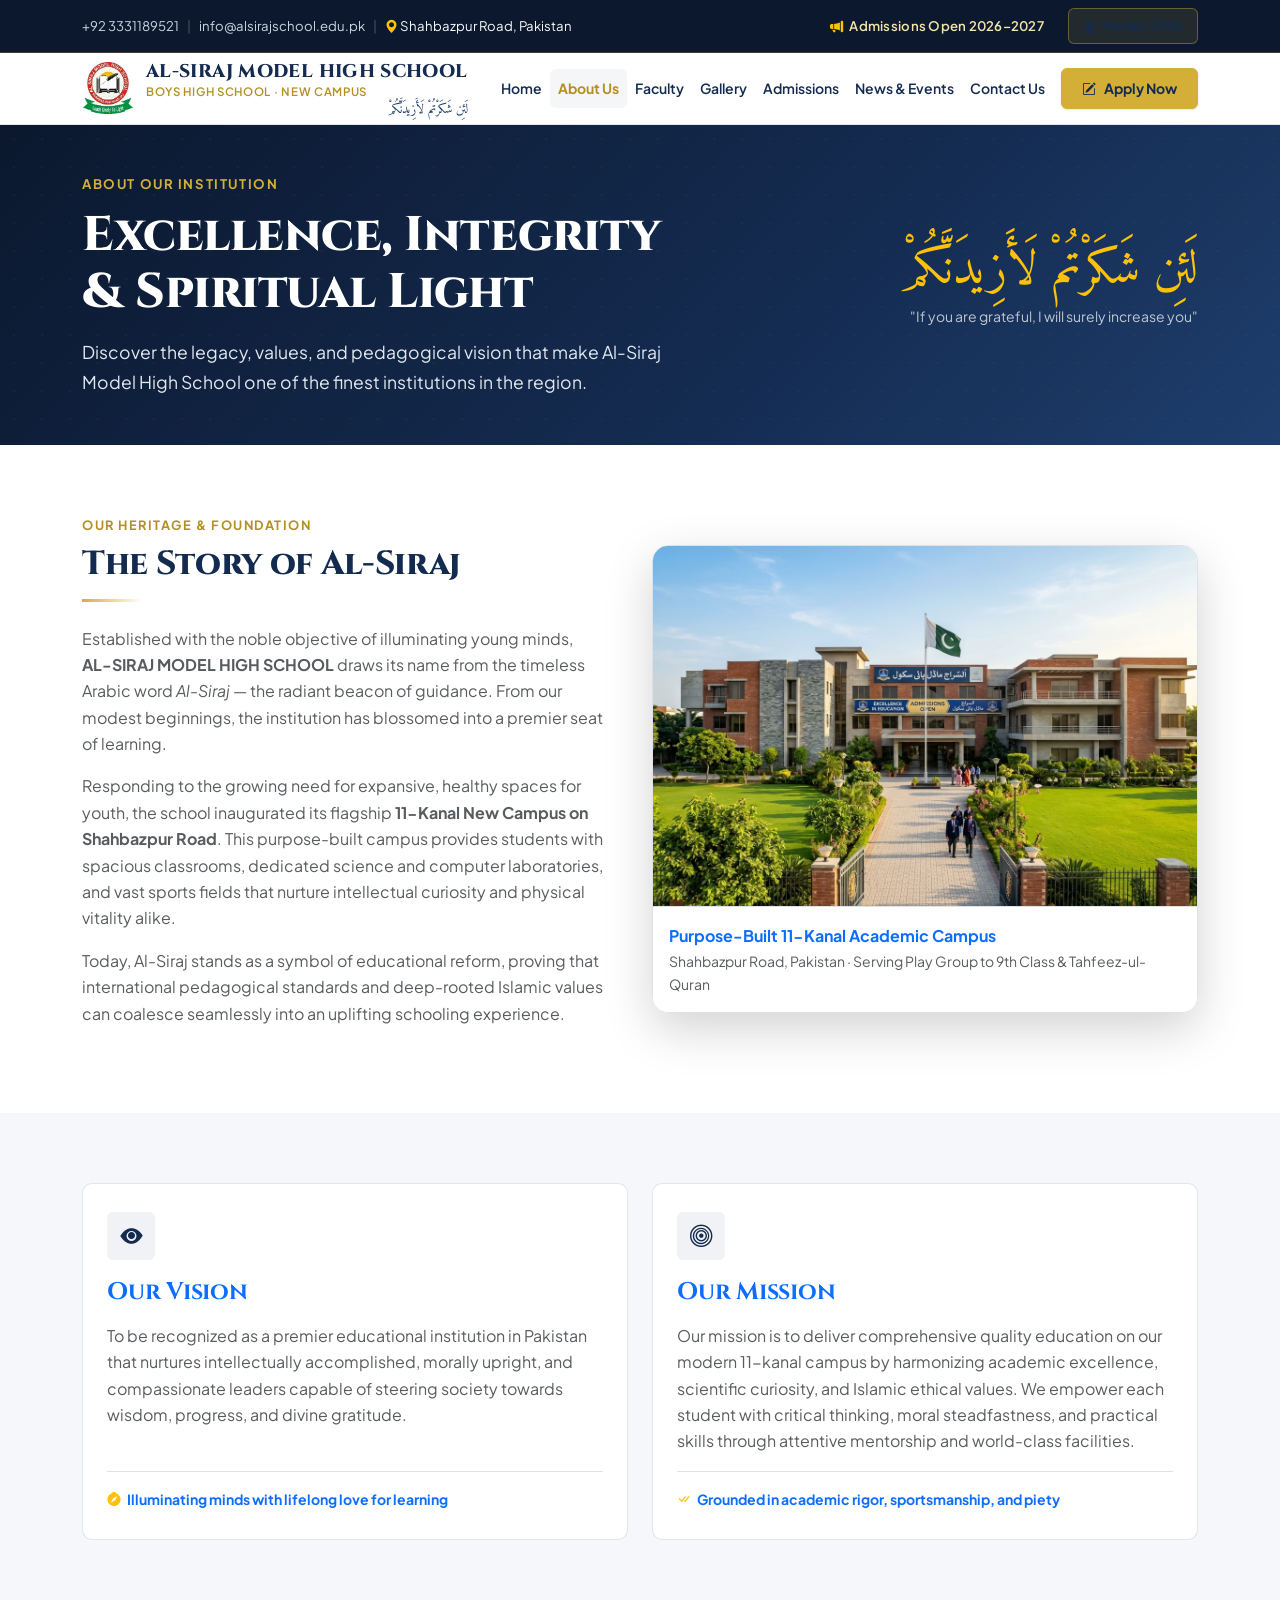
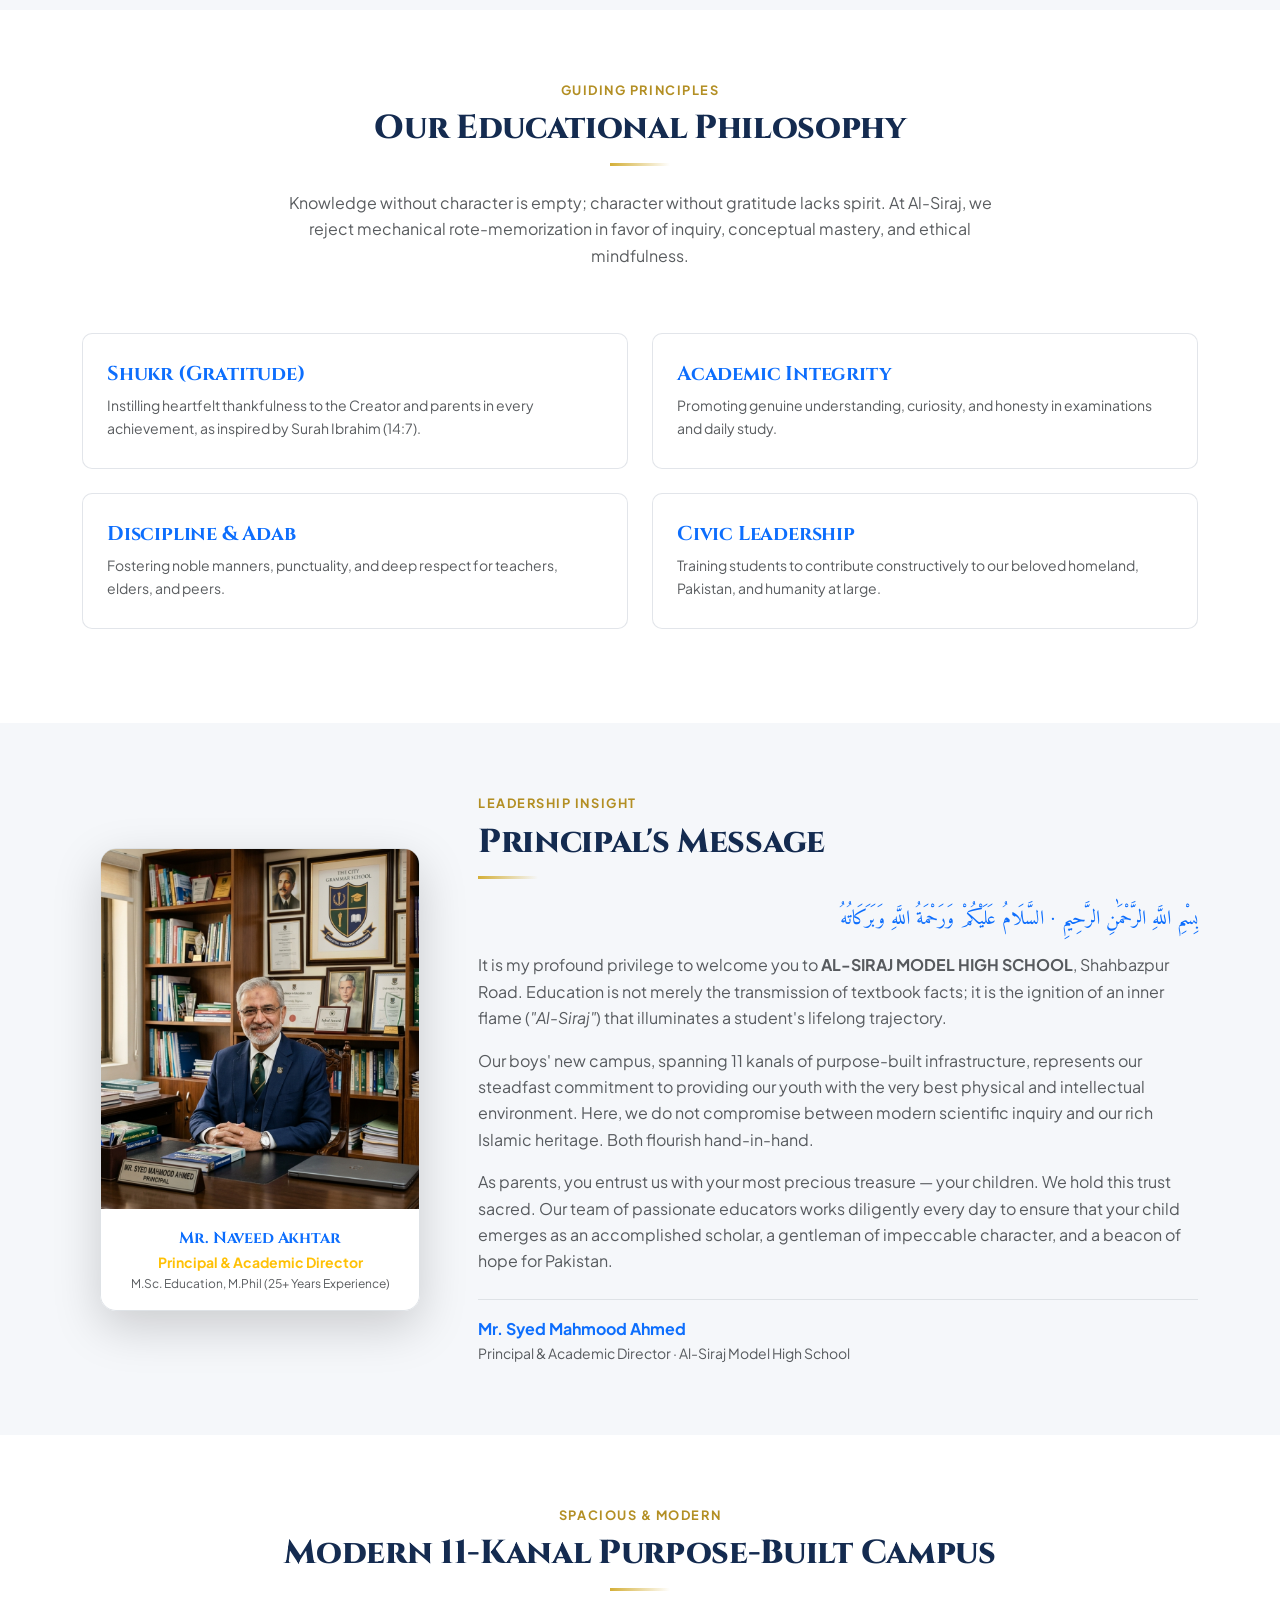
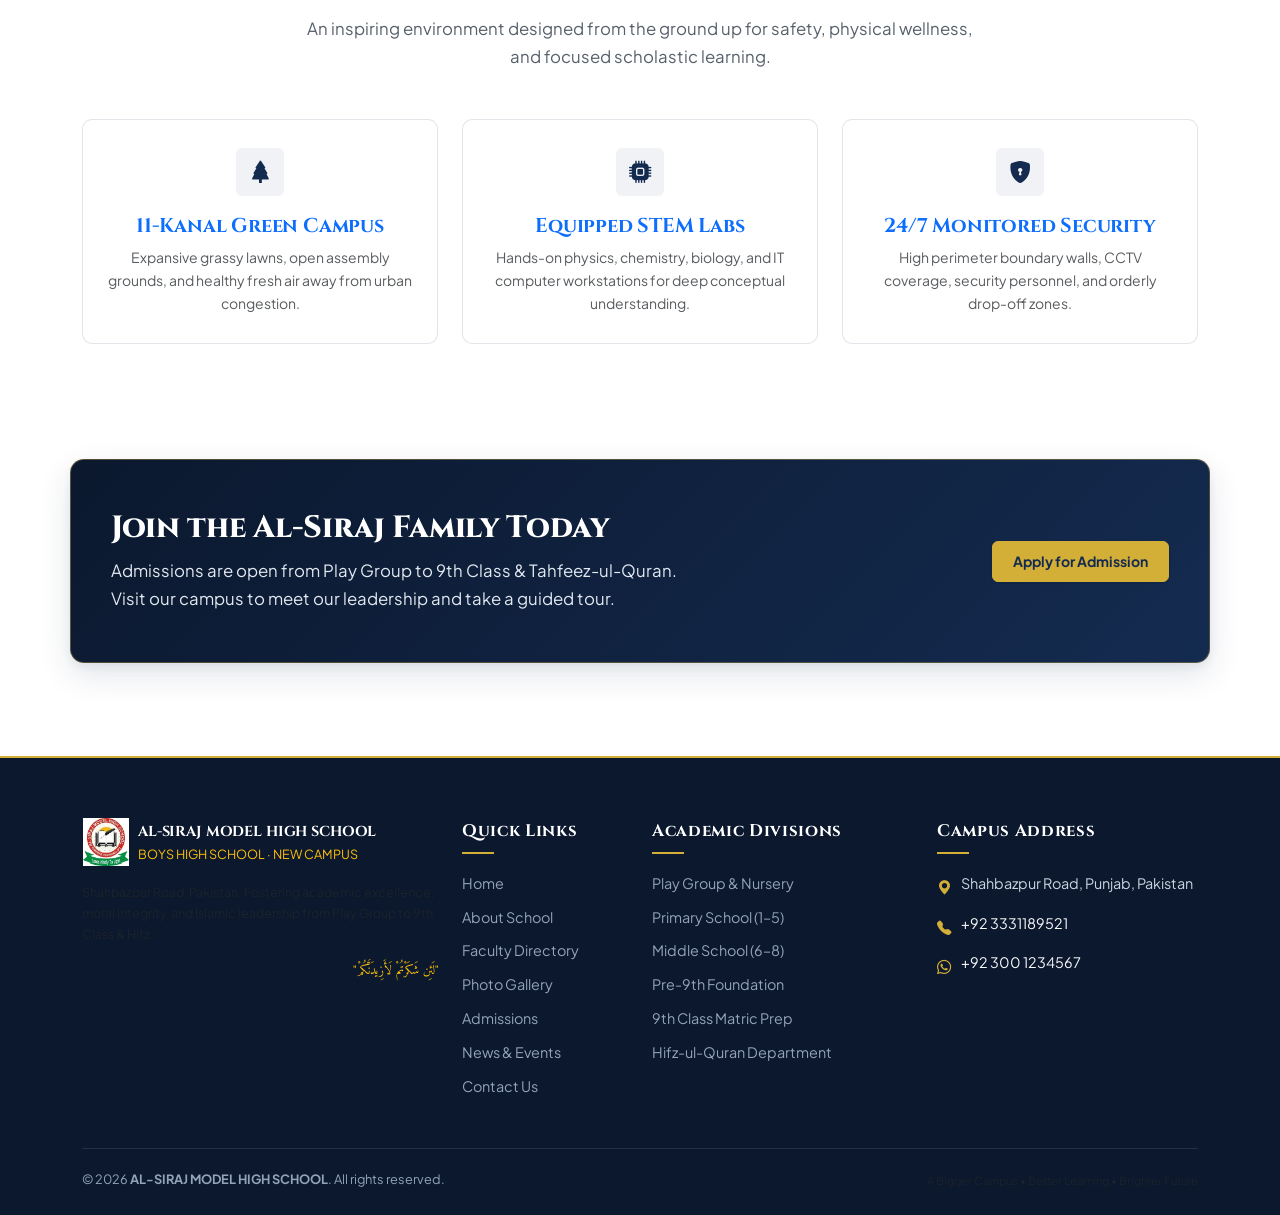
<file: about.html>
<!DOCTYPE html>
<html lang="en">
<head>
  <meta charset="UTF-8">
  <meta name="viewport" content="width=device-width, initial-scale=1.0">
  <title>About Us | AL-SIRAJ MODEL HIGH SCHOOL</title>
  <meta name="description" content="Learn about AL-SIRAJ MODEL HIGH SCHOOL, our 11-kanal modern campus on Shahbazpur Road, our educational philosophy, vision, mission, and principal's message.">
  <meta property="og:title" content="About Us | AL-SIRAJ MODEL HIGH SCHOOL">
  <meta property="og:description" content="Building bright futures through academic excellence, character development, and Islamic ethical values.">
  <meta property="og:image" content="images/campus/hero.jpg">
  
  <link rel="icon" href="/favicon.ico" sizes="16x16 32x32 48x48 64x64">
  <link rel="icon" type="image/jpeg" href="/images/logo/monogram.jpg">
  
  <link rel="stylesheet" href="https://cdn.jsdelivr.net/npm/bootstrap@5.3.3/dist/css/bootstrap.min.css">
  <link rel="stylesheet" href="https://cdn.jsdelivr.net/npm/bootstrap-icons@1.11.3/font/bootstrap-icons.min.css">
  
  <link rel="stylesheet" href="css/style.css">
  <link rel="stylesheet" href="css/responsive.css">
</head>
<body data-page="about">

  <!-- TOP INFORMATION BAR -->
  <div class="top-info-bar">
    <div class="container d-flex justify-content-between align-items-center flex-wrap">
      <div class="d-flex align-items-center flex-wrap">
        <a href="tel:+923001234567" data-config-phone><i class="bi bi-telephone-fill"></i> +92 300 1234567</a>
        <span class="meta-sep d-none d-sm-inline">|</span>
        <a href="mailto:info@alsirajschool.edu.pk" data-config-email class="d-none d-md-inline-flex"><i class="bi bi-envelope-fill"></i> info@alsirajschool.edu.pk</a>
        <span class="meta-sep d-none d-md-inline">|</span>
        <span class="d-none d-lg-inline text-light"><i class="bi bi-geo-alt-fill text-warning"></i> Shahbazpur Road, Pakistan</span>
      </div>
      <div class="d-flex align-items-center gap-3">
        <span class="top-admission-kicker d-none d-sm-inline">
          <i class="bi bi-megaphone-fill text-warning me-1"></i> Admissions Open 2026–2027
        </span>
        <button class="btn btn-sm btn-portal-pill ms-2" data-bs-toggle="modal" data-bs-target="#studentPortalModal">
          <i class="bi bi-person-badge"></i> Portal / CMS
        </button>
      </div>
    </div>
  </div>

  <!-- MAIN STICKY NAVIGATION BAR -->
  <header class="main-header">
    <nav class="navbar navbar-expand-lg py-2">
      <div class="container">
        <a class='school-brand' href='/'>
          <img src="images/logo/monogram.jpg" alt="Al-Siraj Model High School Crest" class="school-brand-logo">
          <div class="school-brand-text">
            <span class="brand-main-title">AL-SIRAJ MODEL HIGH SCHOOL</span>
            <span class="brand-sub-title">BOYS HIGH SCHOOL · NEW CAMPUS</span>
            <span class="urdu-verse brand-verse-snippet">لَئِن شَكَرْتُمْ لَأَزِيدَنَّكُمْ</span>
          </div>
        </a>

        <button class="navbar-toggler border-0 shadow-none" type="button" data-bs-toggle="collapse" data-bs-target="#mainNavbarMenu" aria-controls="mainNavbarMenu" aria-expanded="false" aria-label="Toggle navigation">
          <i class="bi bi-list fs-2 text-primary"></i>
        </button>

        <div class="collapse navbar-collapse" id="mainNavbarMenu">
          <ul class="navbar-nav ms-auto mb-2 mb-lg-0 align-items-lg-center">
            <li class="nav-item"><a class='nav-link' href='/'>Home</a></li>
            <li class="nav-item"><a class='nav-link active' href='/about'>About Us</a></li>
            <li class="nav-item"><a class='nav-link' href='/faculty'>Faculty</a></li>
            <li class="nav-item"><a class='nav-link' href='/gallery'>Gallery</a></li>
            <li class="nav-item"><a class='nav-link' href='/admission'>Admissions</a></li>
            <li class="nav-item"><a class='nav-link' href='/news'>News &amp; Events</a></li>
            <li class="nav-item"><a class='nav-link' href='/contact'>Contact Us</a></li>
            <li class="nav-item ms-lg-2 mt-2 mt-lg-0">
              <a class='btn btn-gold-school' href='/admission'>
                <i class="bi bi-pencil-square"></i> Apply Now
              </a>
            </li>
          </ul>
        </div>
      </div>
    </nav>
  </header>

  <!-- PAGE HERO BANNER -->
  <section class="hero-section py-5">
    <div class="container text-center text-lg-start">
      <div class="row align-items-center">
        <div class="col-lg-8">
          <div class="hero-kicker-unboxed">About Our Institution</div>
          <h1 class="hero-headline mb-3">Excellence, Integrity &amp; Spiritual Light</h1>
          <p class="hero-lead-text mb-0">
            Discover the legacy, values, and pedagogical vision that make Al-Siraj Model High School one of the finest institutions in the region.
          </p>
        </div>
        <div class="col-lg-4 text-center text-lg-end mt-4 mt-lg-0">
          <div class="urdu-verse display-5 text-warning">
            لَئِن شَكَرْتُمْ لَأَزِيدَنَّكُمْ
          </div>
          <div class="small text-light opacity-75 mt-1">"If you are grateful, I will surely increase you"</div>
        </div>
      </div>
    </div>
  </section>

  <!-- 1. SCHOOL INTRODUCTION & HISTORY -->
  <section class="section-padding">
    <div class="container">
      <div class="row align-items-center">
        <div class="col-lg-6 mb-4 mb-lg-0">
          <div class="pe-lg-4">
            <div class="section-kicker">Our Heritage &amp; Foundation</div>
            <h2 class="section-title">The Story of Al-Siraj</h2>
            <div class="hairline-divider"></div>
            <p class="text-muted">
              Established with the noble objective of illuminating young minds, <strong>AL-SIRAJ MODEL HIGH SCHOOL</strong> draws its name from the timeless Arabic word <em>Al-Siraj</em> — the radiant beacon of guidance. From our modest beginnings, the institution has blossomed into a premier seat of learning.
            </p>
            <p class="text-muted">
              Responding to the growing need for expansive, healthy spaces for youth, the school inaugurated its flagship <strong>11-Kanal New Campus on Shahbazpur Road</strong>. This purpose-built campus provides students with spacious classrooms, dedicated science and computer laboratories, and vast sports fields that nurture intellectual curiosity and physical vitality alike.
            </p>
            <p class="text-muted">
              Today, Al-Siraj stands as a symbol of educational reform, proving that international pedagogical standards and deep-rooted Islamic values can coalesce seamlessly into an uplifting schooling experience.
            </p>
          </div>
        </div>
        <div class="col-lg-6">
          <div class="position-relative rounded-4 overflow-hidden shadow-lg border">
            <img src="images/campus/hero.jpg" alt="Al-Siraj Model High School 11-Kanal Campus" class="w-100 object-fit-cover" style="min-height:360px;" loading="lazy">
            <div class="p-3 bg-white border-top">
              <div class="fw-bold text-primary">Purpose-Built 11-Kanal Academic Campus</div>
              <div class="small text-muted">Shahbazpur Road, Pakistan · Serving Play Group to 9th Class &amp; Tahfeez-ul-Quran</div>
            </div>
          </div>
        </div>
      </div>
    </div>
  </section>

  <!-- 2. VISION & MISSION CARDS -->
  <section class="section-padding bg-surface-light">
    <div class="container">
      <div class="row g-4">
        <!-- Vision -->
        <div class="col-lg-6">
          <div class="school-card h-100">
            <div class="school-card-icon"><i class="bi bi-eye-fill"></i></div>
            <h2 class="h4 font-display text-primary mb-3">Our Vision</h2>
            <p class="text-muted">
              To be recognized as a premier educational institution in Pakistan that nurtures intellectually accomplished, morally upright, and compassionate leaders capable of steering society towards wisdom, progress, and divine gratitude.
            </p>
            <div class="mt-auto pt-3 border-top small text-primary fw-bold">
              <i class="bi bi-compass-fill me-1 text-warning"></i> Illuminating minds with lifelong love for learning
            </div>
          </div>
        </div>
        <!-- Mission -->
        <div class="col-lg-6">
          <div class="school-card h-100">
            <div class="school-card-icon"><i class="bi bi-bullseye"></i></div>
            <h2 class="h4 font-display text-primary mb-3">Our Mission</h2>
            <p class="text-muted">
              Our mission is to deliver comprehensive quality education on our modern 11-kanal campus by harmonizing academic excellence, scientific curiosity, and Islamic ethical values. We empower each student with critical thinking, moral steadfastness, and practical skills through attentive mentorship and world-class facilities.
            </p>
            <div class="mt-auto pt-3 border-top small text-primary fw-bold">
              <i class="bi bi-check-all me-1 text-warning"></i> Grounded in academic rigor, sportsmanship, and piety
            </div>
          </div>
        </div>
      </div>
    </div>
  </section>

  <!-- 3. EDUCATIONAL PHILOSOPHY & CORE VALUES -->
  <section class="section-padding">
    <div class="container">
      <div class="row mb-5">
        <div class="col-lg-8 mx-auto text-center">
          <div class="section-kicker">Guiding Principles</div>
          <h2 class="section-title">Our Educational Philosophy</h2>
          <div class="hairline-divider mx-auto"></div>
          <p class="text-muted">
            Knowledge without character is empty; character without gratitude lacks spirit. At Al-Siraj, we reject mechanical rote-memorization in favor of inquiry, conceptual mastery, and ethical mindfulness.
          </p>
        </div>
      </div>
      <div class="row" id="aboutValuesContainer">
        <!-- Rendered dynamically from SITE_CONTENT.values -->
      </div>
    </div>
  </section>

  <!-- 4. PRINCIPAL'S MESSAGE -->
  <section class="section-padding bg-surface-light">
    <div class="container">
      <div class="row align-items-center g-4">
        <div class="col-lg-4 text-center">
          <div class="rounded-4 overflow-hidden shadow-lg border mx-auto" style="max-width:320px;">
            <img src="images/faculty/principal.jpg" alt="Principal Mr. Syed Mahmood Ahmed" class="w-100 object-fit-cover" style="height:360px;" loading="lazy">
            <div class="p-3 bg-white">
              <div class="fw-bold text-primary font-display" data-config="principalName">Mr. Syed Mahmood Ahmed</div>
              <div class="small text-warning fw-bold">Principal &amp; Academic Director</div>
              <div class="text-muted" style="font-size:0.75rem;">M.Sc. Education, M.Phil (25+ Years Experience)</div>
            </div>
          </div>
        </div>
        <div class="col-lg-8">
          <div class="ps-lg-3">
            <div class="section-kicker">Leadership Insight</div>
            <h2 class="section-title">Principal's Message</h2>
            <div class="hairline-divider"></div>
            <p class="urdu-verse text-primary fs-5 mb-3">
              بِسْمِ اللَّهِ الرَّحْمَٰنِ الرَّحِيمِ · السَّلَامُ عَلَيْكُمْ وَرَحْمَةُ اللَّهِ وَبَرَكَاتُهُ
            </p>
            <p class="text-muted">
              It is my profound privilege to welcome you to <strong>AL-SIRAJ MODEL HIGH SCHOOL</strong>, Shahbazpur Road. Education is not merely the transmission of textbook facts; it is the ignition of an inner flame (<em>"Al-Siraj"</em>) that illuminates a student's lifelong trajectory.
            </p>
            <p class="text-muted">
              Our boys' new campus, spanning 11 kanals of purpose-built infrastructure, represents our steadfast commitment to providing our youth with the very best physical and intellectual environment. Here, we do not compromise between modern scientific inquiry and our rich Islamic heritage. Both flourish hand-in-hand.
            </p>
            <p class="text-muted">
              As parents, you entrust us with your most precious treasure — your children. We hold this trust sacred. Our team of passionate educators works diligently every day to ensure that your child emerges as an accomplished scholar, a gentleman of impeccable character, and a beacon of hope for Pakistan.
            </p>
            <div class="mt-4 pt-3 border-top">
              <div class="fw-bold text-primary">Mr. Syed Mahmood Ahmed</div>
              <div class="small text-muted">Principal &amp; Academic Director · Al-Siraj Model High School</div>
            </div>
          </div>
        </div>
      </div>
    </div>
  </section>

  <!-- 5. 11-KANAL CAMPUS INTRODUCTION -->
  <section class="section-padding">
    <div class="container">
      <div class="text-center mb-5">
        <div class="section-kicker">Spacious &amp; Modern</div>
        <h2 class="section-title">Modern 11-Kanal Purpose-Built Campus</h2>
        <div class="hairline-divider mx-auto"></div>
        <p class="section-subtitle mx-auto">
          An inspiring environment designed from the ground up for safety, physical wellness, and focused scholastic learning.
        </p>
      </div>

      <div class="row g-4">
        <div class="col-md-4">
          <div class="school-card text-center">
            <div class="school-card-icon mx-auto"><i class="bi bi-tree-fill"></i></div>
            <h3 class="h5 font-display text-primary mb-2">11-Kanal Green Campus</h3>
            <p class="small text-muted mb-0">Expansive grassy lawns, open assembly grounds, and healthy fresh air away from urban congestion.</p>
          </div>
        </div>
        <div class="col-md-4">
          <div class="school-card text-center">
            <div class="school-card-icon mx-auto"><i class="bi bi-cpu-fill"></i></div>
            <h3 class="h5 font-display text-primary mb-2">Equipped STEM Labs</h3>
            <p class="small text-muted mb-0">Hands-on physics, chemistry, biology, and IT computer workstations for deep conceptual understanding.</p>
          </div>
        </div>
        <div class="col-md-4">
          <div class="school-card text-center">
            <div class="school-card-icon mx-auto"><i class="bi bi-shield-lock-fill"></i></div>
            <h3 class="h5 font-display text-primary mb-2">24/7 Monitored Security</h3>
            <p class="small text-muted mb-0">High perimeter boundary walls, CCTV coverage, security personnel, and orderly drop-off zones.</p>
          </div>
        </div>
      </div>
    </div>
  </section>

  <!-- ADMISSIONS CTA STRIP -->
  <section class="container section-padding-sm mb-5">
    <div class="admission-banner text-center text-lg-start">
      <div class="row align-items-center">
        <div class="col-lg-8 mb-4 mb-lg-0">
          <h2 class="admission-banner-title">Join the Al-Siraj Family Today</h2>
          <p class="admission-banner-sub">
            Admissions are open from Play Group to 9th Class &amp; Tahfeez-ul-Quran. Visit our campus to meet our leadership and take a guided tour.
          </p>
        </div>
        <div class="col-lg-4 text-lg-end">
          <a class='btn btn-gold-school btn-lg' href='/admission'>Apply for Admission</a>
        </div>
      </div>
    </div>
  </section>

  <!-- FOOTER -->
  <footer class="school-footer">
    <div class="container">
      <div class="row g-4">
        <div class="col-lg-4 col-md-6">
          <div class="d-flex align-items-center gap-2 mb-3">
            <img src="images/logo/monogram.jpg" alt="Al-Siraj Logo" style="width:48px;height:48px;object-fit:contain;">
            <div>
              <div class="fw-bold text-white font-display">AL-SIRAJ MODEL HIGH SCHOOL</div>
              <div class="small text-warning">BOYS HIGH SCHOOL · NEW CAMPUS</div>
            </div>
          </div>
          <p class="small text-muted mb-3">
            Shahbazpur Road, Pakistan. Fostering academic excellence, moral integrity, and Islamic leadership from Play Group to 9th Class &amp; Hifz.
          </p>
          <div class="urdu-verse text-warning small mb-3">
            "لَئِن شَكَرْتُمْ لَأَزِيدَنَّكُمْ"
          </div>
        </div>
        <div class="col-lg-2 col-md-6">
          <div class="footer-heading">Quick Links</div>
          <ul class="footer-links">
            <li><a href='/'>Home</a></li>
            <li><a href='/about'>About School</a></li>
            <li><a href='/faculty'>Faculty Directory</a></li>
            <li><a href='/gallery'>Photo Gallery</a></li>
            <li><a href='/admission'>Admissions</a></li>
            <li><a href='/news'>News &amp; Events</a></li>
            <li><a href='/contact'>Contact Us</a></li>
          </ul>
        </div>
        <div class="col-lg-3 col-md-6">
          <div class="footer-heading">Academic Divisions</div>
          <ul class="footer-links">
            <li><a href='/admission'>Play Group &amp; Nursery</a></li>
            <li><a href='/admission'>Primary School (1–5)</a></li>
            <li><a href='/admission'>Middle School (6–8)</a></li>
            <li><a href='/admission'>Pre-9th Foundation</a></li>
            <li><a href='/admission'>9th Class Matric Prep</a></li>
            <li><a href='/admission'>Hifz-ul-Quran Department</a></li>
          </ul>
        </div>
        <div class="col-lg-3 col-md-6">
          <div class="footer-heading">Campus Address</div>
          <div class="footer-contact-item">
            <i class="bi bi-geo-alt-fill"></i>
            <div>Shahbazpur Road, Punjab, Pakistan</div>
          </div>
          <div class="footer-contact-item">
            <i class="bi bi-telephone-fill"></i>
            <div><a href="tel:+923001234567" data-config-phone class="text-light">+92 300 1234567</a></div>
          </div>
          <div class="footer-contact-item">
            <i class="bi bi-whatsapp"></i>
            <div><a href="https://wa.me/923001234567" data-config-whatsapp class="text-light">+92 300 1234567</a></div>
          </div>
        </div>
      </div>
      <div class="footer-bottom-strip d-flex justify-content-between align-items-center flex-wrap gap-2">
        <div>&copy; <span class="current-year">2026</span> <strong>AL-SIRAJ MODEL HIGH SCHOOL</strong>. All rights reserved.</div>
        <div class="text-muted small">A Bigger Campus • Better Learning • Brighter Future</div>
      </div>
    </div>
  </footer>

  <button id="btnBackToTop" class="btn-back-to-top" aria-label="Back to Top"><i class="bi bi-arrow-up"></i></button>

  <!-- Student Portal Modal -->
  <div class="modal fade" id="studentPortalModal" tabindex="-1" aria-labelledby="studentPortalModalLabel" aria-hidden="true">
    <div class="modal-dialog modal-lg modal-dialog-centered">
      <div class="modal-content border-0 shadow-lg">
        <div class="modal-header portal-modal-header py-3">
          <div class="d-flex align-items-center gap-2">
            <i class="bi bi-person-workspace fs-4 text-warning"></i>
            <div>
              <h3 class="h6 mb-0 text-white font-display" id="studentPortalModalLabel">AL-SIRAJ DIGITAL PORTAL</h3>
              <div class="small text-light opacity-75">Student Result Inquiries &amp; Live Website Content Manager</div>
            </div>
          </div>
          <button type="button" class="btn-close btn-close-white" data-bs-dismiss="modal" aria-label="Close"></button>
        </div>
        <div class="modal-body p-4">
          <ul class="nav nav-pills portal-nav-pills mb-4" id="portalTab" role="tablist">
            <li class="nav-item"><button class="nav-link active" data-bs-toggle="pill" data-bs-target="#tabResults" type="button">Student Result Checker</button></li>
            <li class="nav-item"><button class="nav-link" data-bs-toggle="pill" data-bs-target="#tabCms" type="button">Live Content Manager</button></li>
          </ul>
          <div class="tab-content">
            <div class="tab-pane fade show active" id="tabResults">
              <div class="input-group mb-2">
                <input type="text" id="portalRollNumber" class="form-control" placeholder="Enter Roll Number (e.g. 1024, 1025, 1026)">
                <button class="btn btn-primary-school" id="btnCheckResult" type="button">Search Result</button>
              </div>
              <div id="portalResultDisplay"></div>
            </div>
            <div class="tab-pane fade" id="tabCms">
              <div class="alert alert-info py-2 small mb-3">Update contact details in <code>js/site-config.js</code> or test live:</div>
              <div class="row g-2">
                <div class="col-md-6"><label class="small">Phone</label><input type="text" id="cmsPhone" class="form-control form-control-sm"></div>
                <div class="col-md-6"><label class="small">WhatsApp</label><input type="text" id="cmsWhatsApp" class="form-control form-control-sm"></div>
                <div class="col-md-6"><label class="small">Principal</label><input type="text" id="cmsPrincipal" class="form-control form-control-sm"></div>
                <div class="col-md-6"><label class="small">Slogan</label><input type="text" id="cmsSlogan" class="form-control form-control-sm"></div>
              </div>
              <button type="button" id="btnSaveCms" class="btn btn-gold-school btn-sm mt-3">Apply Live Preview</button>
              <div id="cmsStatus"></div>
            </div>
          </div>
        </div>
      </div>
    </div>
  </div>

  <script src="https://cdn.jsdelivr.net/npm/bootstrap@5.3.3/dist/js/bootstrap.bundle.min.js"></script>
  <script src="js/site-config.js"></script>
  <script src="js/content.js"></script>
  <script src="js/faculty-data.js"></script>
  <script src="js/news-data.js"></script>
  <script src="js/gallery-data.js"></script>
  <script src="js/firebase-config.js"></script>
  <script src="js/firebase-service.js"></script>
  <script src="js/main.js"></script>
</body>
</html>
</file>
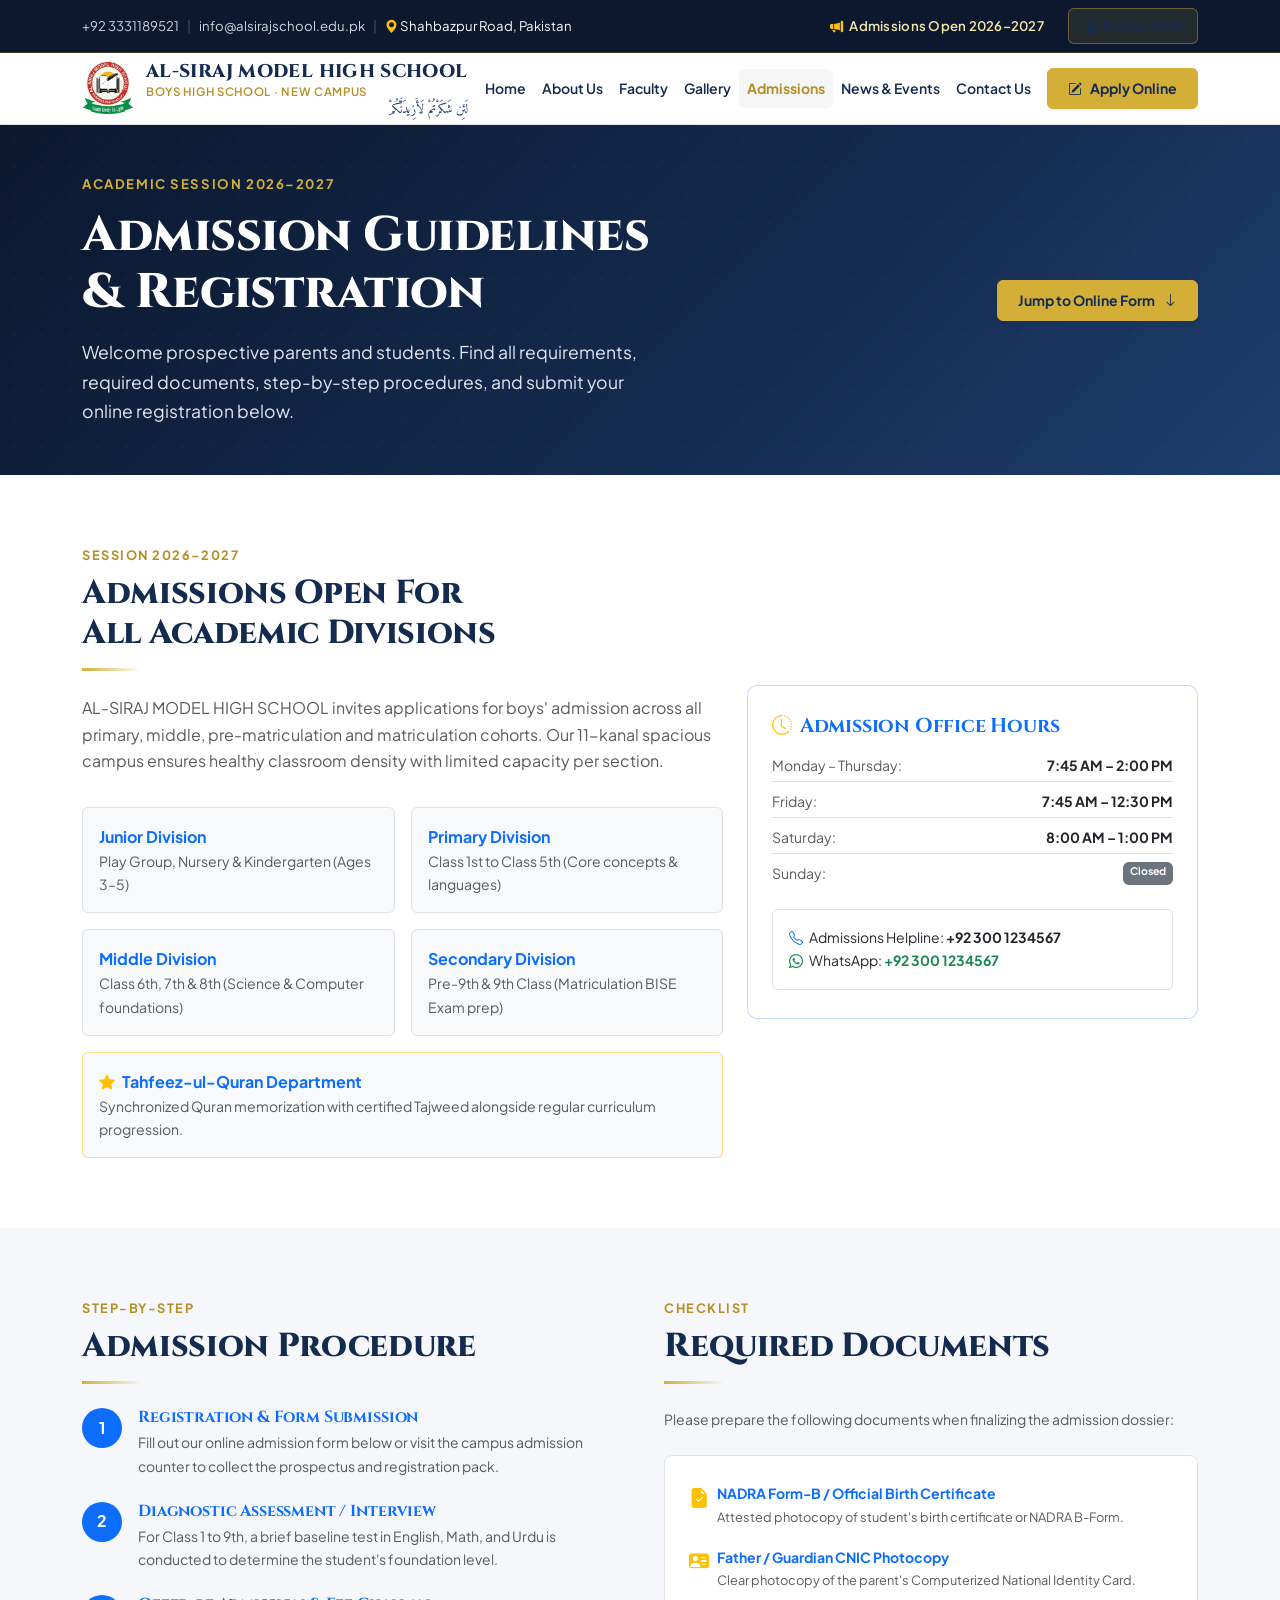
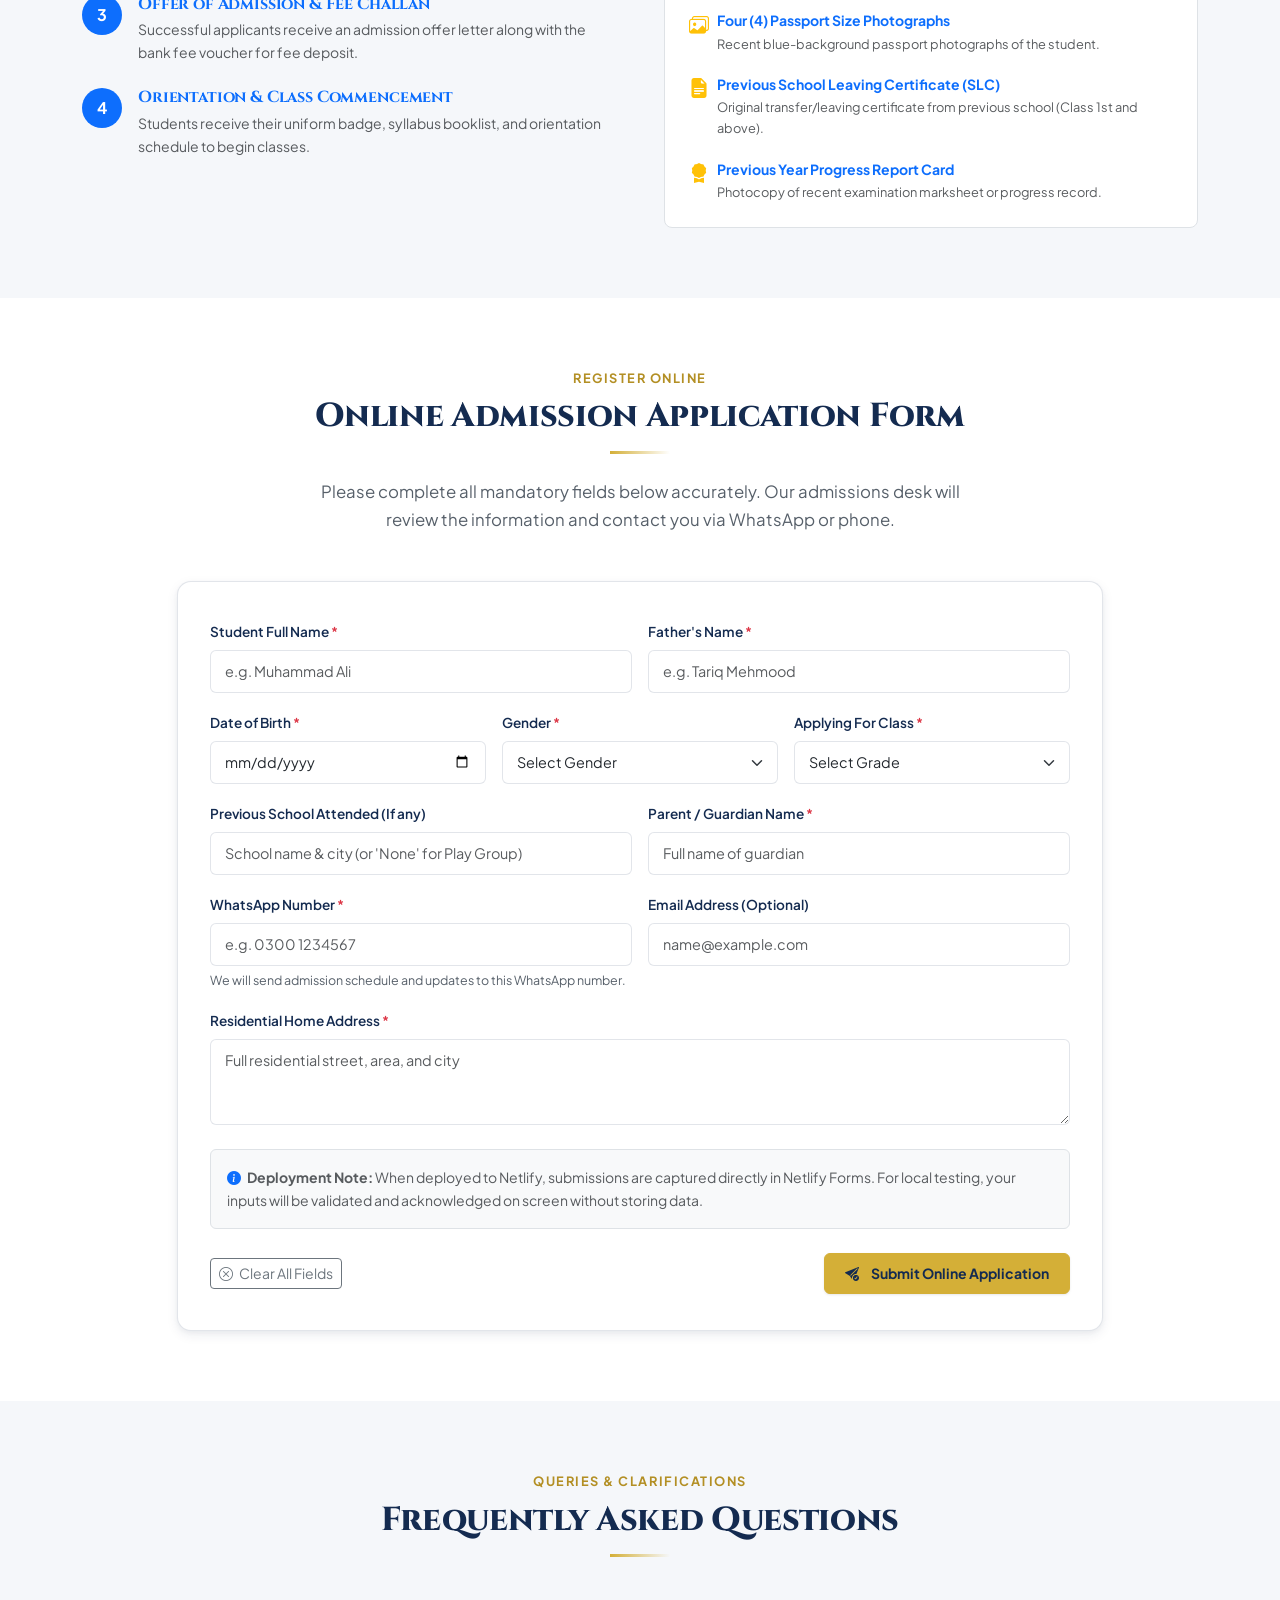
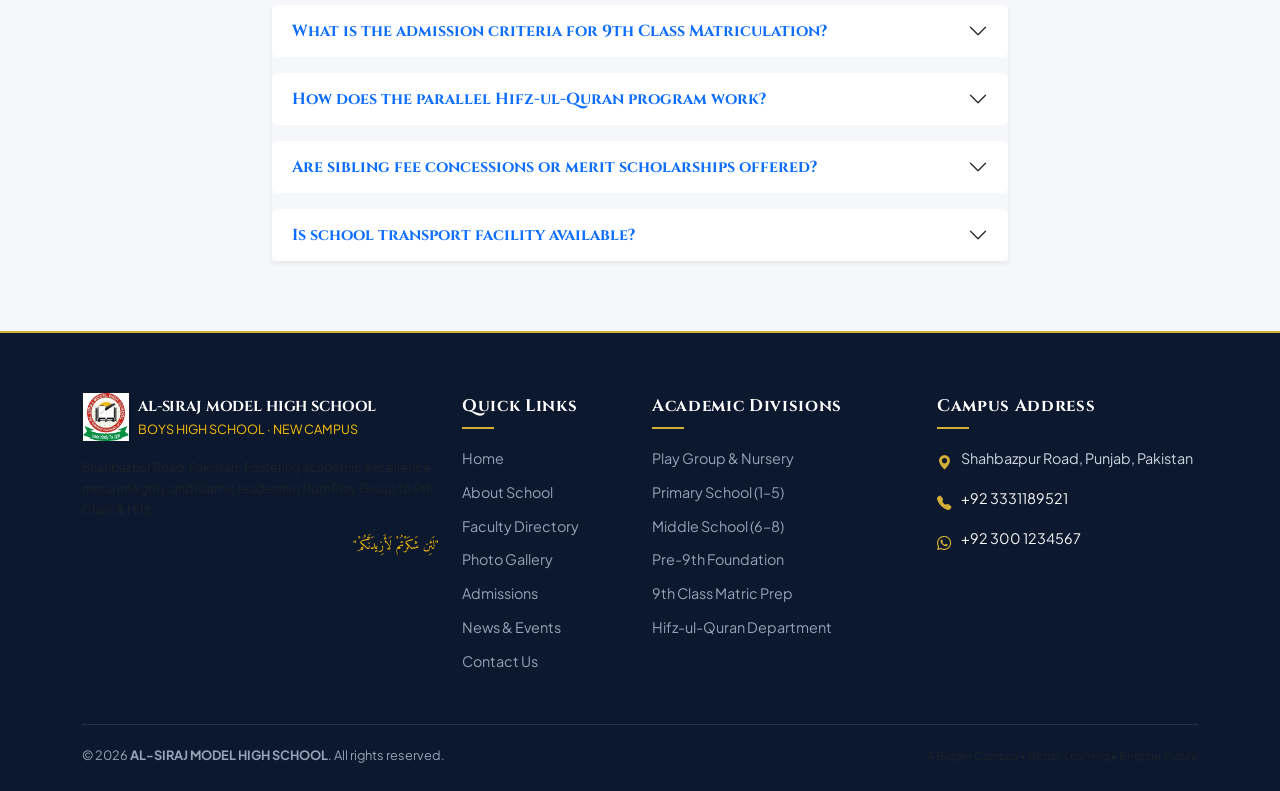
<file: admission.html>
<!DOCTYPE html>
<html lang="en">
<head>
  <meta charset="UTF-8">
  <meta name="viewport" content="width=device-width, initial-scale=1.0">
  <title>Admissions 2026–2027 | AL-SIRAJ MODEL HIGH SCHOOL</title>
  <meta name="description" content="Online admission application and guidelines for AL-SIRAJ MODEL HIGH SCHOOL, Shahbazpur Road, Pakistan. Admissions open from Play Group to 9th Class & Hifz.">
  <meta property="og:title" content="Admissions Open | AL-SIRAJ MODEL HIGH SCHOOL">
  <meta property="og:description" content="Apply online for Play Group, Primary, Middle, Pre-9th, 9th Matriculation, and Hifz-ul-Quran.">
  <meta property="og:image" content="images/campus/hero.jpg">
  
  <link rel="icon" href="/favicon.ico" sizes="16x16 32x32 48x48 64x64">
  <link rel="icon" type="image/jpeg" href="/images/logo/monogram.jpg">
  
  <link rel="stylesheet" href="https://cdn.jsdelivr.net/npm/bootstrap@5.3.3/dist/css/bootstrap.min.css">
  <link rel="stylesheet" href="https://cdn.jsdelivr.net/npm/bootstrap-icons@1.11.3/font/bootstrap-icons.min.css">
  
  <link rel="stylesheet" href="css/style.css">
  <link rel="stylesheet" href="css/responsive.css">
</head>
<body data-page="admission">

  <!-- TOP INFORMATION BAR -->
  <div class="top-info-bar">
    <div class="container d-flex justify-content-between align-items-center flex-wrap">
      <div class="d-flex align-items-center flex-wrap">
        <a href="tel:+923001234567" data-config-phone><i class="bi bi-telephone-fill"></i> +92 300 1234567</a>
        <span class="meta-sep d-none d-sm-inline">|</span>
        <a href="mailto:info@alsirajschool.edu.pk" data-config-email class="d-none d-md-inline-flex"><i class="bi bi-envelope-fill"></i> info@alsirajschool.edu.pk</a>
        <span class="meta-sep d-none d-md-inline">|</span>
        <span class="d-none d-lg-inline text-light"><i class="bi bi-geo-alt-fill text-warning"></i> Shahbazpur Road, Pakistan</span>
      </div>
      <div class="d-flex align-items-center gap-3">
        <span class="top-admission-kicker d-none d-sm-inline">
          <i class="bi bi-megaphone-fill text-warning me-1"></i> Admissions Open 2026–2027
        </span>
        <button class="btn btn-sm btn-portal-pill ms-2" data-bs-toggle="modal" data-bs-target="#studentPortalModal">
          <i class="bi bi-person-badge"></i> Portal / CMS
        </button>
      </div>
    </div>
  </div>

  <!-- MAIN STICKY NAVIGATION BAR -->
  <header class="main-header">
    <nav class="navbar navbar-expand-lg py-2">
      <div class="container">
        <a class='school-brand' href='/'>
          <img src="images/logo/monogram.jpg" alt="Al-Siraj Model High School Crest" class="school-brand-logo">
          <div class="school-brand-text">
            <span class="brand-main-title">AL-SIRAJ MODEL HIGH SCHOOL</span>
            <span class="brand-sub-title">BOYS HIGH SCHOOL · NEW CAMPUS</span>
            <span class="urdu-verse brand-verse-snippet">لَئِن شَكَرْتُمْ لَأَزِيدَنَّكُمْ</span>
          </div>
        </a>

        <button class="navbar-toggler border-0 shadow-none" type="button" data-bs-toggle="collapse" data-bs-target="#mainNavbarMenu" aria-controls="mainNavbarMenu" aria-expanded="false" aria-label="Toggle navigation">
          <i class="bi bi-list fs-2 text-primary"></i>
        </button>

        <div class="collapse navbar-collapse" id="mainNavbarMenu">
          <ul class="navbar-nav ms-auto mb-2 mb-lg-0 align-items-lg-center">
            <li class="nav-item"><a class='nav-link' href='/'>Home</a></li>
            <li class="nav-item"><a class='nav-link' href='/about'>About Us</a></li>
            <li class="nav-item"><a class='nav-link' href='/faculty'>Faculty</a></li>
            <li class="nav-item"><a class='nav-link' href='/gallery'>Gallery</a></li>
            <li class="nav-item"><a class='nav-link active' href='/admission'>Admissions</a></li>
            <li class="nav-item"><a class='nav-link' href='/news'>News &amp; Events</a></li>
            <li class="nav-item"><a class='nav-link' href='/contact'>Contact Us</a></li>
            <li class="nav-item ms-lg-2 mt-2 mt-lg-0">
              <a href="#onlineFormSection" class="btn btn-gold-school">
                <i class="bi bi-pencil-square"></i> Apply Online
              </a>
            </li>
          </ul>
        </div>
      </div>
    </nav>
  </header>

  <!-- PAGE HERO BANNER -->
  <section class="hero-section py-5">
    <div class="container text-center text-lg-start">
      <div class="row align-items-center">
        <div class="col-lg-8">
          <div class="hero-kicker-unboxed">Academic Session 2026–2027</div>
          <h1 class="hero-headline mb-3">Admission Guidelines &amp; Registration</h1>
          <p class="hero-lead-text mb-0">
            Welcome prospective parents and students. Find all requirements, required documents, step-by-step procedures, and submit your online registration below.
          </p>
        </div>
        <div class="col-lg-4 text-center text-lg-end mt-4 mt-lg-0">
          <a href="#onlineFormSection" class="btn btn-gold-school btn-lg">Jump to Online Form <i class="bi bi-arrow-down"></i></a>
        </div>
      </div>
    </div>
  </section>

  <!-- 1. ANNOUNCEMENT & CLASSES OFFERED -->
  <section class="section-padding">
    <div class="container">
      <div class="row g-4 align-items-center">
        <div class="col-lg-7">
          <div class="section-kicker">Session 2026–2027</div>
          <h2 class="section-title">Admissions Open For All Academic Divisions</h2>
          <div class="hairline-divider"></div>
          <p class="text-muted">
            AL-SIRAJ MODEL HIGH SCHOOL invites applications for boys' admission across all primary, middle, pre-matriculation and matriculation cohorts. Our 11-kanal spacious campus ensures healthy classroom density with limited capacity per section.
          </p>
          <div class="row g-3 mt-2">
            <div class="col-sm-6">
              <div class="p-3 bg-light rounded border">
                <div class="fw-bold text-primary">Junior Division</div>
                <div class="small text-muted">Play Group, Nursery &amp; Kindergarten (Ages 3–5)</div>
              </div>
            </div>
            <div class="col-sm-6">
              <div class="p-3 bg-light rounded border">
                <div class="fw-bold text-primary">Primary Division</div>
                <div class="small text-muted">Class 1st to Class 5th (Core concepts &amp; languages)</div>
              </div>
            </div>
            <div class="col-sm-6">
              <div class="p-3 bg-light rounded border">
                <div class="fw-bold text-primary">Middle Division</div>
                <div class="small text-muted">Class 6th, 7th &amp; 8th (Science &amp; Computer foundations)</div>
              </div>
            </div>
            <div class="col-sm-6">
              <div class="p-3 bg-light rounded border">
                <div class="fw-bold text-primary">Secondary Division</div>
                <div class="small text-muted">Pre-9th &amp; 9th Class (Matriculation BISE Exam prep)</div>
              </div>
            </div>
            <div class="col-12">
              <div class="p-3 bg-light rounded border border-warning border-opacity-50">
                <div class="fw-bold text-primary"><i class="bi bi-star-fill text-warning me-1"></i> Tahfeez-ul-Quran Department</div>
                <div class="small text-muted">Synchronized Quran memorization with certified Tajweed alongside regular curriculum progression.</div>
              </div>
            </div>
          </div>
        </div>
        <div class="col-lg-5">
          <div class="school-card bg-surface-light border-primary border-opacity-25">
            <h3 class="h5 font-display text-primary mb-3"><i class="bi bi-clock-history text-warning me-2"></i>Admission Office Hours</h3>
            <ul class="list-unstyled small text-muted mb-4">
              <li class="mb-2 d-flex justify-content-between border-bottom pb-1">
                <span>Monday – Thursday:</span>
                <strong class="text-dark">7:45 AM – 2:00 PM</strong>
              </li>
              <li class="mb-2 d-flex justify-content-between border-bottom pb-1">
                <span>Friday:</span>
                <strong class="text-dark">7:45 AM – 12:30 PM</strong>
              </li>
              <li class="mb-2 d-flex justify-content-between border-bottom pb-1">
                <span>Saturday:</span>
                <strong class="text-dark">8:00 AM – 1:00 PM</strong>
              </li>
              <li class="d-flex justify-content-between">
                <span>Sunday:</span>
                <span class="badge bg-secondary">Closed</span>
              </li>
            </ul>
            <div class="p-3 bg-white rounded border small">
              <i class="bi bi-telephone text-primary me-1"></i> Admissions Helpline: <strong class="text-dark">+92 300 1234567</strong><br>
              <i class="bi bi-whatsapp text-success me-1"></i> WhatsApp: <a href="https://wa.me/923001234567" data-config-whatsapp class="fw-bold text-success">+92 300 1234567</a>
            </div>
          </div>
        </div>
      </div>
    </div>
  </section>

  <!-- 2. ADMISSION PROCEDURE & REQUIRED DOCUMENTS -->
  <section class="section-padding bg-surface-light">
    <div class="container">
      <div class="row g-5">
        <!-- Procedure Steps -->
        <div class="col-lg-6">
          <div class="section-kicker">Step-By-Step</div>
          <h2 class="section-title">Admission Procedure</h2>
          <div class="hairline-divider"></div>
          
          <div class="d-flex gap-3 mb-4">
            <div class="bg-primary text-white rounded-circle d-flex align-items-center justify-content-center fw-bold flex-shrink-0" style="width:40px;height:40px;">1</div>
            <div>
              <h3 class="h6 text-primary fw-bold mb-1">Registration &amp; Form Submission</h3>
              <p class="small text-muted mb-0">Fill out our online admission form below or visit the campus admission counter to collect the prospectus and registration pack.</p>
            </div>
          </div>

          <div class="d-flex gap-3 mb-4">
            <div class="bg-primary text-white rounded-circle d-flex align-items-center justify-content-center fw-bold flex-shrink-0" style="width:40px;height:40px;">2</div>
            <div>
              <h3 class="h6 text-primary fw-bold mb-1">Diagnostic Assessment / Interview</h3>
              <p class="small text-muted mb-0">For Class 1 to 9th, a brief baseline test in English, Math, and Urdu is conducted to determine the student's foundation level.</p>
            </div>
          </div>

          <div class="d-flex gap-3 mb-4">
            <div class="bg-primary text-white rounded-circle d-flex align-items-center justify-content-center fw-bold flex-shrink-0" style="width:40px;height:40px;">3</div>
            <div>
              <h3 class="h6 text-primary fw-bold mb-1">Offer of Admission &amp; Fee Challan</h3>
              <p class="small text-muted mb-0">Successful applicants receive an admission offer letter along with the bank fee voucher for fee deposit.</p>
            </div>
          </div>

          <div class="d-flex gap-3">
            <div class="bg-primary text-white rounded-circle d-flex align-items-center justify-content-center fw-bold flex-shrink-0" style="width:40px;height:40px;">4</div>
            <div>
              <h3 class="h6 text-primary fw-bold mb-1">Orientation &amp; Class Commencement</h3>
              <p class="small text-muted mb-0">Students receive their uniform badge, syllabus booklist, and orientation schedule to begin classes.</p>
            </div>
          </div>
        </div>

        <!-- Required Documents -->
        <div class="col-lg-6">
          <div class="section-kicker">Checklist</div>
          <h2 class="section-title">Required Documents</h2>
          <div class="hairline-divider"></div>
          <p class="text-muted small mb-4">Please prepare the following documents when finalizing the admission dossier:</p>

          <div class="p-4 bg-white rounded-3 border">
            <ul class="list-unstyled mb-0">
              <li class="mb-3 d-flex align-items-start gap-2">
                <i class="bi bi-file-earmark-check-fill text-warning fs-5"></i>
                <div>
                  <strong class="text-primary small">NADRA Form-B / Official Birth Certificate</strong>
                  <div class="text-muted" style="font-size:0.8rem;">Attested photocopy of student's birth certificate or NADRA B-Form.</div>
                </div>
              </li>
              <li class="mb-3 d-flex align-items-start gap-2">
                <i class="bi bi-person-vcard-fill text-warning fs-5"></i>
                <div>
                  <strong class="text-primary small">Father / Guardian CNIC Photocopy</strong>
                  <div class="text-muted" style="font-size:0.8rem;">Clear photocopy of the parent's Computerized National Identity Card.</div>
                </div>
              </li>
              <li class="mb-3 d-flex align-items-start gap-2">
                <i class="bi bi-images text-warning fs-5"></i>
                <div>
                  <strong class="text-primary small">Four (4) Passport Size Photographs</strong>
                  <div class="text-muted" style="font-size:0.8rem;">Recent blue-background passport photographs of the student.</div>
                </div>
              </li>
              <li class="mb-3 d-flex align-items-start gap-2">
                <i class="bi bi-file-earmark-text-fill text-warning fs-5"></i>
                <div>
                  <strong class="text-primary small">Previous School Leaving Certificate (SLC)</strong>
                  <div class="text-muted" style="font-size:0.8rem;">Original transfer/leaving certificate from previous school (Class 1st and above).</div>
                </div>
              </li>
              <li class="d-flex align-items-start gap-2">
                <i class="bi bi-award-fill text-warning fs-5"></i>
                <div>
                  <strong class="text-primary small">Previous Year Progress Report Card</strong>
                  <div class="text-muted" style="font-size:0.8rem;">Photocopy of recent examination marksheet or progress record.</div>
                </div>
              </li>
            </ul>
          </div>
        </div>
      </div>
    </div>
  </section>

  <!-- 3. ONLINE ADMISSION APPLICATION FORM -->
  <section class="section-padding" id="onlineFormSection">
    <div class="container">
      <div class="row justify-content-center">
        <div class="col-lg-10">
          <div class="text-center mb-5">
            <div class="section-kicker">Register Online</div>
            <h2 class="section-title">Online Admission Application Form</h2>
            <div class="hairline-divider mx-auto"></div>
            <p class="section-subtitle mx-auto">
              Please complete all mandatory fields below accurately. Our admissions desk will review the information and contact you via WhatsApp or phone.
            </p>
          </div>

          <div class="school-form-card">
            <!-- Form configured with Netlify Forms support -->
            <form id="schoolAdmissionForm" name="admission-application" method="POST" data-netlify="true" class="needs-validation" novalidate>
              <input type="hidden" name="form-name" value="admission-application">

              <!-- Student Details Row -->
              <div class="row g-3 mb-3">
                <div class="col-md-6">
                  <label for="admStudentName" class="form-label">Student Full Name <span class="text-danger">*</span></label>
                  <input type="text" class="form-control" id="admStudentName" name="student_name" placeholder="e.g. Muhammad Ali" required>
                  <div class="invalid-feedback">Please enter the student's full name.</div>
                </div>
                <div class="col-md-6">
                  <label for="admFatherName" class="form-label">Father's Name <span class="text-danger">*</span></label>
                  <input type="text" class="form-control" id="admFatherName" name="father_name" placeholder="e.g. Tariq Mehmood" required>
                  <div class="invalid-feedback">Please enter father's name.</div>
                </div>
              </div>

              <!-- DOB, Gender & Class Row -->
              <div class="row g-3 mb-3">
                <div class="col-md-4">
                  <label for="admDob" class="form-label">Date of Birth <span class="text-danger">*</span></label>
                  <input type="date" class="form-control" id="admDob" name="date_of_birth" required>
                  <div class="invalid-feedback">Please provide valid date of birth.</div>
                </div>
                <div class="col-md-4">
                  <label for="admGender" class="form-label">Gender <span class="text-danger">*</span></label>
                  <select class="form-select" id="admGender" name="gender" required>
                    <option value="" disabled selected>Select Gender</option>
                    <option value="Male">Male</option>
                    <option value="Female">Female (Play Group / Early Years)</option>
                  </select>
                  <div class="invalid-feedback">Please select gender.</div>
                </div>
                <div class="col-md-4">
                  <label for="admClass" class="form-label">Applying For Class <span class="text-danger">*</span></label>
                  <select class="form-select" id="admClass" name="applying_class" required>
                    <option value="" disabled selected>Select Grade</option>
                    <option value="Play Group">Play Group</option>
                    <option value="Nursery">Nursery</option>
                    <option value="Prep / KG">Prep / Kindergarten</option>
                    <option value="Class 1">Class 1st</option>
                    <option value="Class 2">Class 2nd</option>
                    <option value="Class 3">Class 3rd</option>
                    <option value="Class 4">Class 4th</option>
                    <option value="Class 5">Class 5th</option>
                    <option value="Class 6">Class 6th</option>
                    <option value="Class 7">Class 7th</option>
                    <option value="Class 8">Class 8th</option>
                    <option value="Pre-9th">Pre-9th Class</option>
                    <option value="Class 9th (Science)">Class 9th (Science Group)</option>
                    <option value="Class 9th (Computer)">Class 9th (Computer Science)</option>
                    <option value="Hifz-ul-Quran">Hifz-ul-Quran Department</option>
                  </select>
                  <div class="invalid-feedback">Please choose applying class.</div>
                </div>
              </div>

              <!-- Previous School & Guardian Contact -->
              <div class="row g-3 mb-3">
                <div class="col-md-6">
                  <label for="admPrevSchool" class="form-label">Previous School Attended (If any)</label>
                  <input type="text" class="form-control" id="admPrevSchool" name="previous_school" placeholder="School name & city (or 'None' for Play Group)">
                </div>
                <div class="col-md-6">
                  <label for="admParentName" class="form-label">Parent / Guardian Name <span class="text-danger">*</span></label>
                  <input type="text" class="form-control" id="admParentName" name="guardian_name" placeholder="Full name of guardian" required>
                  <div class="invalid-feedback">Please enter guardian name.</div>
                </div>
              </div>

              <!-- Contact Numbers -->
              <div class="row g-3 mb-3">
                <div class="col-md-6">
                  <label for="admWhatsApp" class="form-label">WhatsApp Number <span class="text-danger">*</span></label>
                  <input type="tel" class="form-control" id="admWhatsApp" name="whatsapp_number" placeholder="e.g. 0300 1234567" required>
                  <div class="invalid-feedback">Valid phone/WhatsApp number required (at least 10 digits).</div>
                  <div class="form-feedback-note">We will send admission schedule and updates to this WhatsApp number.</div>
                </div>
                <div class="col-md-6">
                  <label for="admEmail" class="form-label">Email Address (Optional)</label>
                  <input type="email" class="form-control" id="admEmail" name="email_address" placeholder="name@example.com">
                </div>
              </div>

              <!-- Address -->
              <div class="mb-4">
                <label for="admAddress" class="form-label">Residential Home Address <span class="text-danger">*</span></label>
                <textarea class="form-control" id="admAddress" name="home_address" rows="3" placeholder="Full residential street, area, and city" required></textarea>
                <div class="invalid-feedback">Please provide residential address.</div>
              </div>

              <!-- Netlify / Local Notice -->
              <div class="p-3 bg-light rounded border mb-4 small text-muted">
                <i class="bi bi-info-circle-fill text-primary me-1"></i>
                <strong>Deployment Note:</strong> When deployed to Netlify, submissions are captured directly in Netlify Forms. For local testing, your inputs will be validated and acknowledged on screen without storing data.
              </div>

              <!-- Buttons -->
              <div class="d-flex justify-content-between align-items-center flex-wrap gap-2">
                <button type="reset" id="btnAdmissionClear" class="btn btn-outline-secondary btn-sm">
                  <i class="bi bi-x-circle me-1"></i> Clear All Fields
                </button>
                <button type="submit" class="btn btn-gold-school btn-lg">
                  <i class="bi bi-send-check-fill me-1"></i> Submit Online Application
                </button>
              </div>
            </form>
          </div>
        </div>
      </div>
    </div>
  </section>

  <!-- 4. FREQUENTLY ASKED QUESTIONS (FAQ) -->
  <section class="section-padding bg-surface-light">
    <div class="container">
      <div class="text-center mb-5">
        <div class="section-kicker">Queries &amp; Clarifications</div>
        <h2 class="section-title">Frequently Asked Questions</h2>
        <div class="hairline-divider mx-auto"></div>
      </div>

      <div class="row justify-content-center">
        <div class="col-lg-8">
          <div class="accordion shadow-sm" id="admissionFaqAccordion">
            <!-- FAQ 1 -->
            <div class="accordion-item border-0 mb-3 rounded overflow-hidden">
              <h2 class="accordion-header" id="faqOneHeader">
                <button class="accordion-button fw-bold text-primary collapsed" type="button" data-bs-toggle="collapse" data-bs-target="#faqOne" aria-expanded="false" aria-controls="faqOne">
                  What is the admission criteria for 9th Class Matriculation?
                </button>
              </h2>
              <div id="faqOne" class="accordion-collapse collapse" aria-labelledby="faqOneHeader" data-bs-parent="#admissionFaqAccordion">
                <div class="accordion-body small text-muted">
                  Admission to 9th Class requires successful completion of 8th grade with satisfactory marks in Science and Mathematics, along with clearance of our diagnostic assessment. We offer Science Group (Biology, Physics, Chemistry) and Computer Science Group.
                </div>
              </div>
            </div>

            <!-- FAQ 2 -->
            <div class="accordion-item border-0 mb-3 rounded overflow-hidden">
              <h2 class="accordion-header" id="faqTwoHeader">
                <button class="accordion-button fw-bold text-primary collapsed" type="button" data-bs-toggle="collapse" data-bs-target="#faqTwo" aria-expanded="false" aria-controls="faqTwo">
                  How does the parallel Hifz-ul-Quran program work?
                </button>
              </h2>
              <div id="faqTwo" class="accordion-collapse collapse" aria-labelledby="faqTwoHeader" data-bs-parent="#admissionFaqAccordion">
                <div class="accordion-body small text-muted">
                  Our Hifz division allows students to memorize the Holy Quran under certified Huffaz with Tajweed during morning hours, while participating in core school subjects so that students do not lose their regular academic grade progression.
                </div>
              </div>
            </div>

            <!-- FAQ 3 -->
            <div class="accordion-item border-0 mb-3 rounded overflow-hidden">
              <h2 class="accordion-header" id="faqThreeHeader">
                <button class="accordion-button fw-bold text-primary collapsed" type="button" data-bs-toggle="collapse" data-bs-target="#faqThree" aria-expanded="false" aria-controls="faqThree">
                  Are sibling fee concessions or merit scholarships offered?
                </button>
              </h2>
              <div id="faqThree" class="accordion-collapse collapse" aria-labelledby="faqThreeHeader" data-bs-parent="#admissionFaqAccordion">
                <div class="accordion-body small text-muted">
                  Yes, Al-Siraj provides sibling fee concessions for families with multiple children enrolled, as well as merit scholarships for top academic position holders and deserving students. Inquire at our accounts office for details.
                </div>
              </div>
            </div>

            <!-- FAQ 4 -->
            <div class="accordion-item border-0 rounded overflow-hidden">
              <h2 class="accordion-header" id="faqFourHeader">
                <button class="accordion-button fw-bold text-primary collapsed" type="button" data-bs-toggle="collapse" data-bs-target="#faqFour" aria-expanded="false" aria-controls="faqFour">
                  Is school transport facility available?
                </button>
              </h2>
              <div id="faqFour" class="accordion-collapse collapse" aria-labelledby="faqFourHeader" data-bs-parent="#admissionFaqAccordion">
                <div class="accordion-body small text-muted">
                  Supervised school transport routes operate across Shahbazpur Road and surrounding localities. Contact the campus transport coordinator during office hours to check specific route availability and stops.
                </div>
              </div>
            </div>
          </div>
        </div>
      </div>
    </div>
  </section>

  <!-- FOOTER -->
  <footer class="school-footer">
    <div class="container">
      <div class="row g-4">
        <div class="col-lg-4 col-md-6">
          <div class="d-flex align-items-center gap-2 mb-3">
            <img src="images/logo/monogram.jpg" alt="Al-Siraj Logo" style="width:48px;height:48px;object-fit:contain;">
            <div>
              <div class="fw-bold text-white font-display">AL-SIRAJ MODEL HIGH SCHOOL</div>
              <div class="small text-warning">BOYS HIGH SCHOOL · NEW CAMPUS</div>
            </div>
          </div>
          <p class="small text-muted mb-3">
            Shahbazpur Road, Pakistan. Fostering academic excellence, moral integrity, and Islamic leadership from Play Group to 9th Class &amp; Hifz.
          </p>
          <div class="urdu-verse text-warning small mb-3">
            "لَئِن شَكَرْتُمْ لَأَزِيدَنَّكُمْ"
          </div>
        </div>
        <div class="col-lg-2 col-md-6">
          <div class="footer-heading">Quick Links</div>
          <ul class="footer-links">
            <li><a href='/'>Home</a></li>
            <li><a href='/about'>About School</a></li>
            <li><a href='/faculty'>Faculty Directory</a></li>
            <li><a href='/gallery'>Photo Gallery</a></li>
            <li><a href='/admission'>Admissions</a></li>
            <li><a href='/news'>News &amp; Events</a></li>
            <li><a href='/contact'>Contact Us</a></li>
          </ul>
        </div>
        <div class="col-lg-3 col-md-6">
          <div class="footer-heading">Academic Divisions</div>
          <ul class="footer-links">
            <li><a href='/admission'>Play Group &amp; Nursery</a></li>
            <li><a href='/admission'>Primary School (1–5)</a></li>
            <li><a href='/admission'>Middle School (6–8)</a></li>
            <li><a href='/admission'>Pre-9th Foundation</a></li>
            <li><a href='/admission'>9th Class Matric Prep</a></li>
            <li><a href='/admission'>Hifz-ul-Quran Department</a></li>
          </ul>
        </div>
        <div class="col-lg-3 col-md-6">
          <div class="footer-heading">Campus Address</div>
          <div class="footer-contact-item">
            <i class="bi bi-geo-alt-fill"></i>
            <div>Shahbazpur Road, Punjab, Pakistan</div>
          </div>
          <div class="footer-contact-item">
            <i class="bi bi-telephone-fill"></i>
            <div><a href="tel:+923001234567" data-config-phone class="text-light">+92 300 1234567</a></div>
          </div>
          <div class="footer-contact-item">
            <i class="bi bi-whatsapp"></i>
            <div><a href="https://wa.me/923001234567" data-config-whatsapp class="text-light">+92 300 1234567</a></div>
          </div>
        </div>
      </div>
      <div class="footer-bottom-strip d-flex justify-content-between align-items-center flex-wrap gap-2">
        <div>&copy; <span class="current-year">2026</span> <strong>AL-SIRAJ MODEL HIGH SCHOOL</strong>. All rights reserved.</div>
        <div class="text-muted small">A Bigger Campus • Better Learning • Brighter Future</div>
      </div>
    </div>
  </footer>

  <button id="btnBackToTop" class="btn-back-to-top" aria-label="Back to Top"><i class="bi bi-arrow-up"></i></button>

  <!-- Student Portal Modal -->
  <div class="modal fade" id="studentPortalModal" tabindex="-1" aria-hidden="true">
    <div class="modal-dialog modal-lg modal-dialog-centered">
      <div class="modal-content border-0 shadow-lg">
        <div class="modal-header portal-modal-header py-3">
          <h3 class="h6 mb-0 text-white font-display">AL-SIRAJ DIGITAL PORTAL</h3>
          <button type="button" class="btn-close btn-close-white" data-bs-dismiss="modal" aria-label="Close"></button>
        </div>
        <div class="modal-body p-4">
          <div class="input-group mb-2">
            <input type="text" id="portalRollNumber" class="form-control" placeholder="Enter Roll Number (e.g. 1024, 1025, 1026)">
            <button class="btn btn-primary-school" id="btnCheckResult" type="button">Search Result</button>
          </div>
          <div id="portalResultDisplay"></div>
        </div>
      </div>
    </div>
  </div>

  <script src="https://cdn.jsdelivr.net/npm/bootstrap@5.3.3/dist/js/bootstrap.bundle.min.js"></script>
  <script src="js/site-config.js"></script>
  <script src="js/content.js"></script>
  <script src="js/faculty-data.js"></script>
  <script src="js/news-data.js"></script>
  <script src="js/gallery-data.js"></script>
  <script src="js/firebase-config.js"></script>
  <script src="js/firebase-service.js"></script>
  <script src="js/main.js"></script>
</body>
</html>
</file>
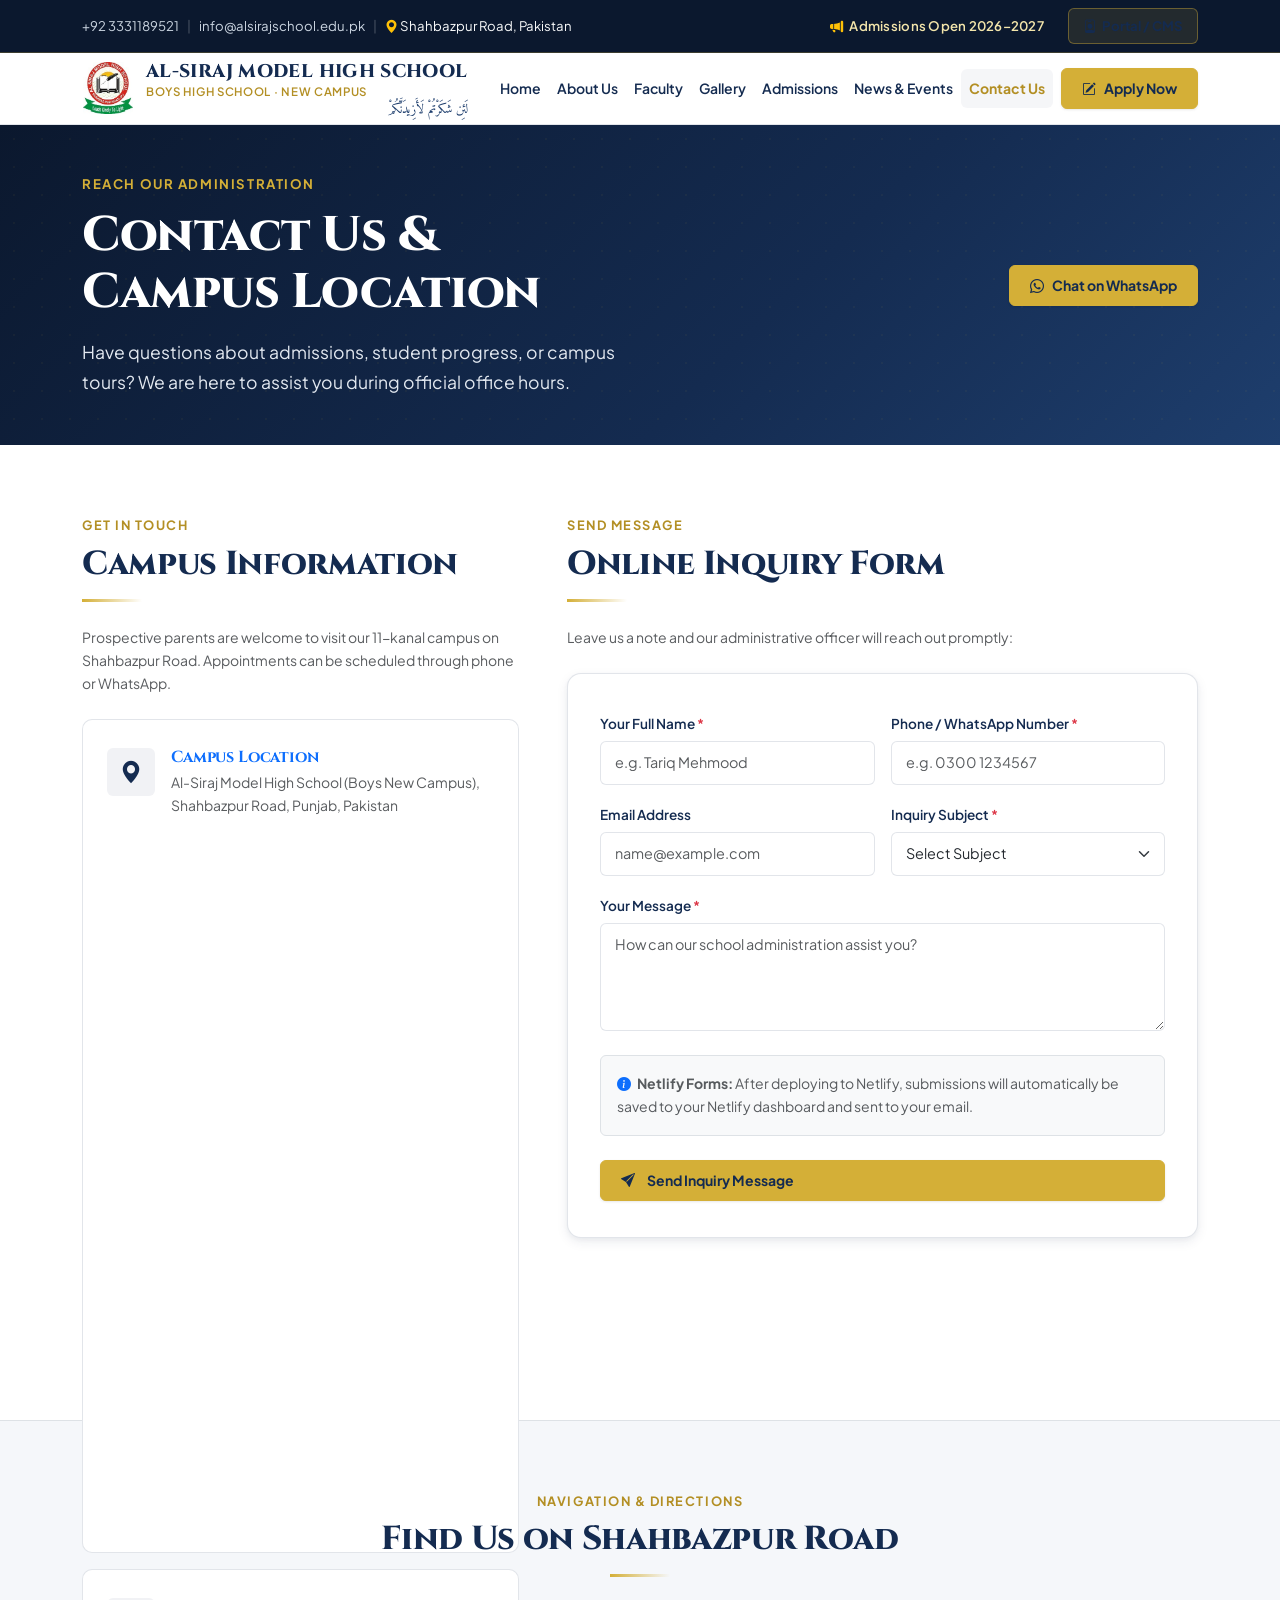
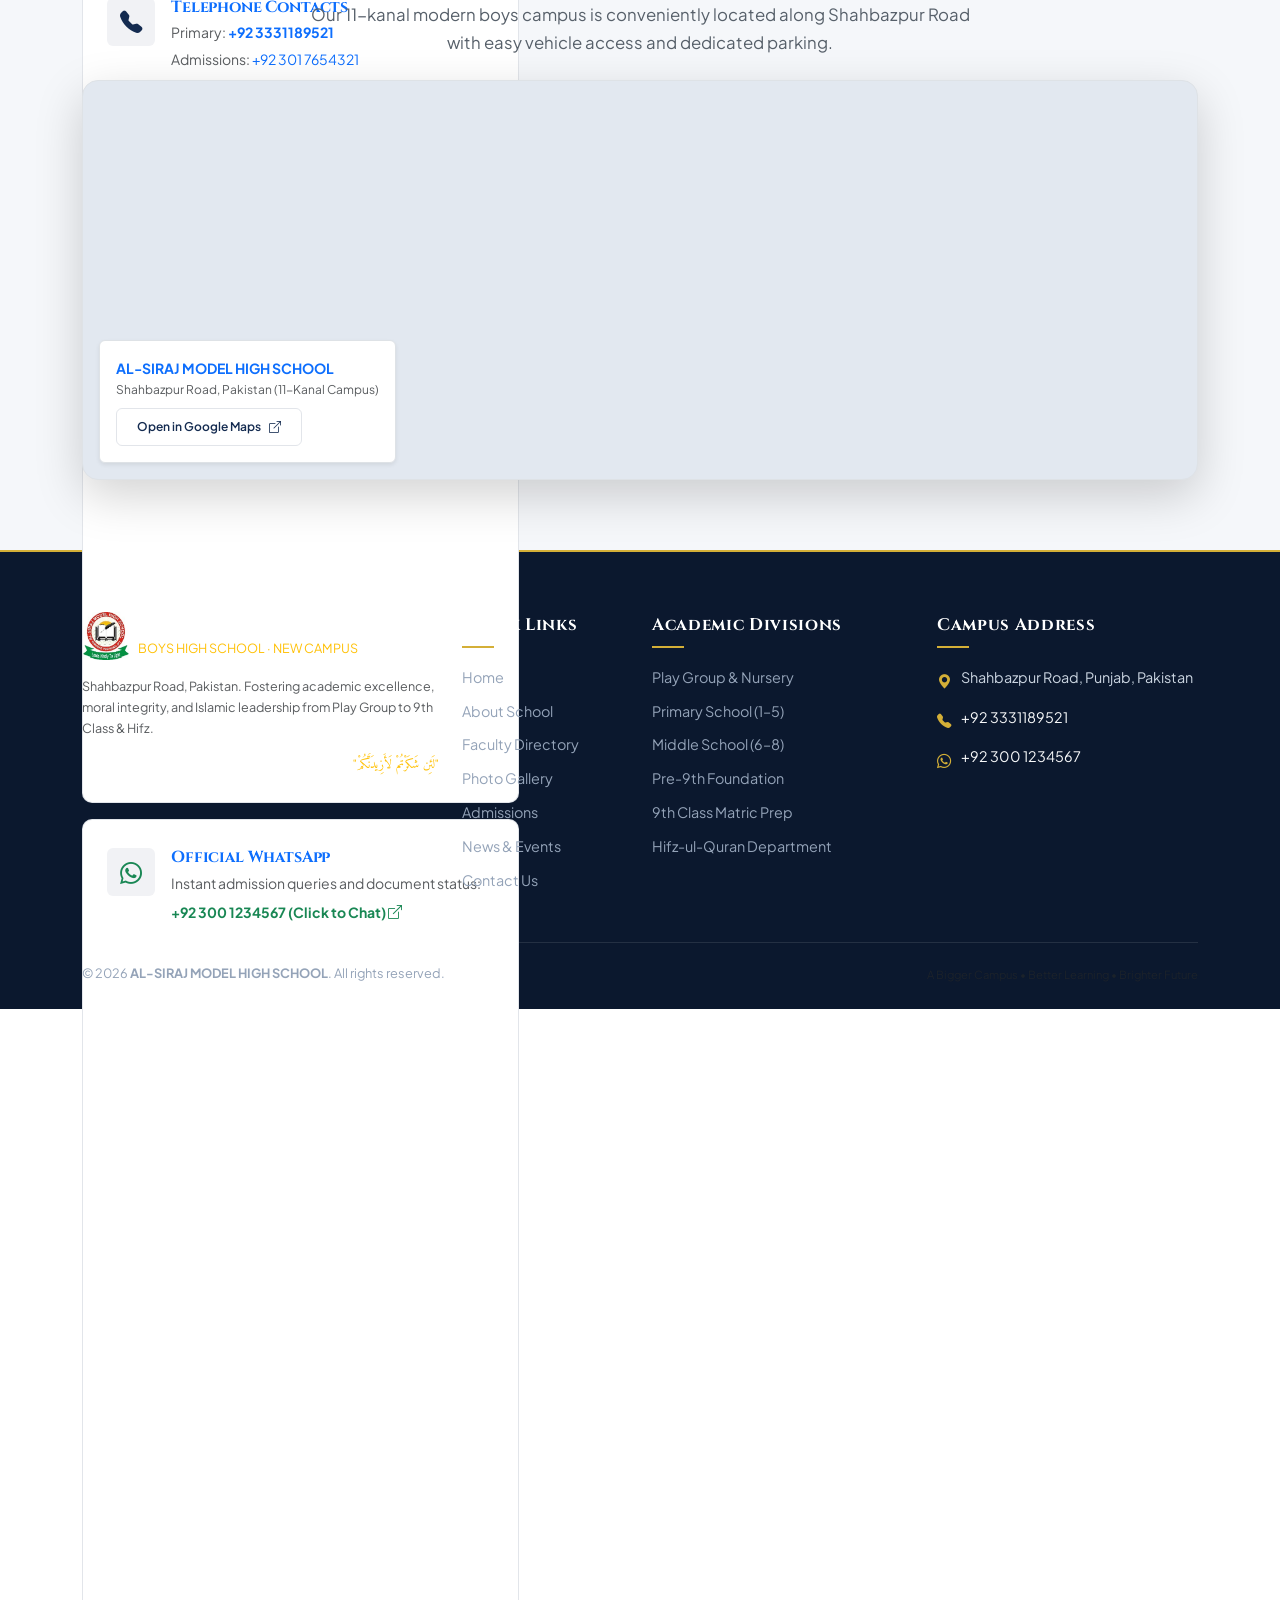
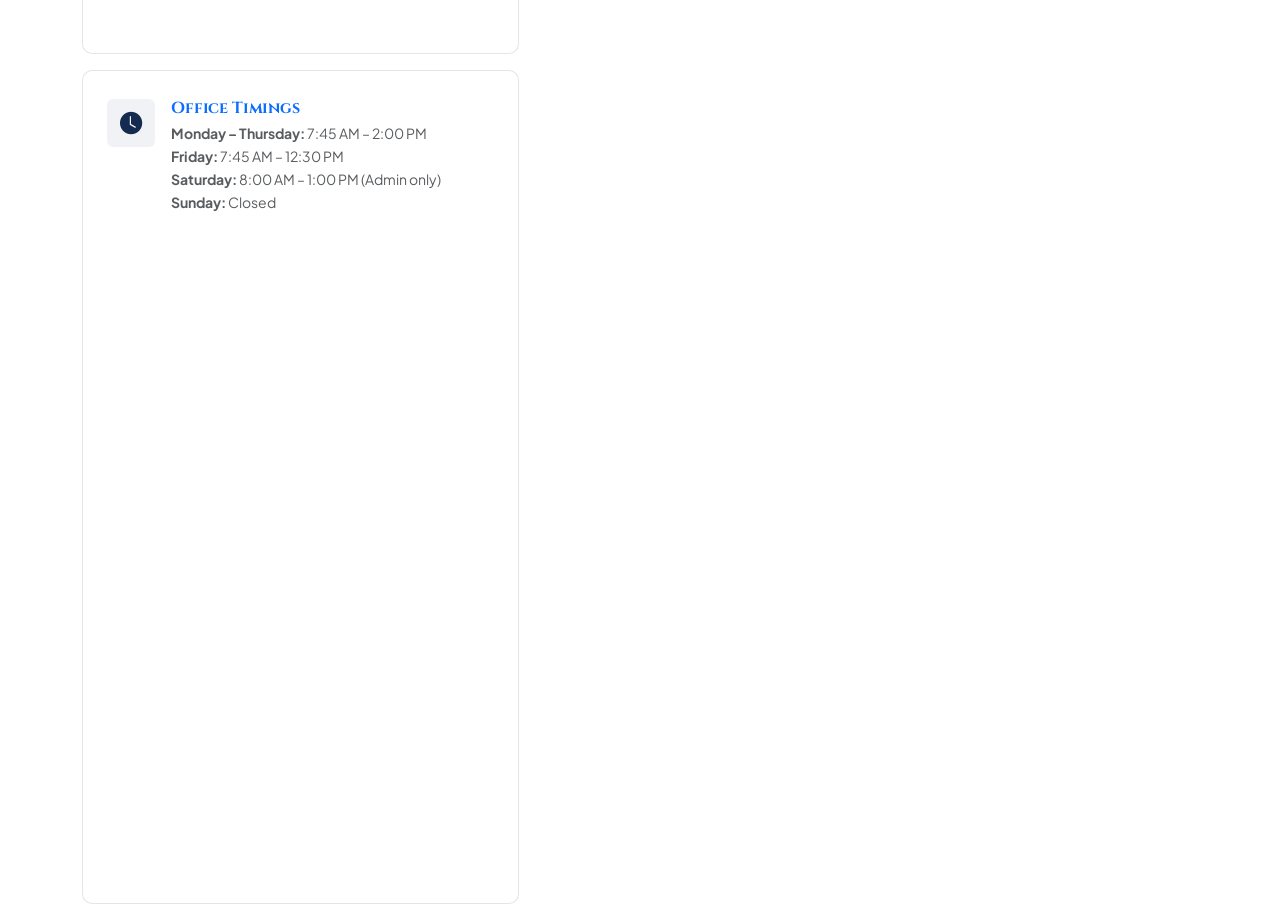
<file: contact.html>
<!DOCTYPE html>
<html lang="en">
<head>
  <meta charset="UTF-8">
  <meta name="viewport" content="width=device-width, initial-scale=1.0">
  <title>Contact Us | AL-SIRAJ MODEL HIGH SCHOOL</title>
  <meta name="description" content="Get in touch with AL-SIRAJ MODEL HIGH SCHOOL, Shahbazpur Road, Pakistan. Phone, WhatsApp, email, campus visit timings, and online inquiry form.">
  <meta property="og:title" content="Contact Us | AL-SIRAJ MODEL HIGH SCHOOL">
  <meta property="og:description" content="Reach our admission desk and administrative office. Visit our modern 11-kanal campus on Shahbazpur Road.">
  <meta property="og:image" content="images/campus/hero.jpg">
  
  <link rel="icon" href="/favicon.ico" sizes="16x16 32x32 48x48 64x64">
  <link rel="icon" type="image/jpeg" href="/images/logo/monogram.jpg">
  
  <link rel="stylesheet" href="https://cdn.jsdelivr.net/npm/bootstrap@5.3.3/dist/css/bootstrap.min.css">
  <link rel="stylesheet" href="https://cdn.jsdelivr.net/npm/bootstrap-icons@1.11.3/font/bootstrap-icons.min.css">
  
  <link rel="stylesheet" href="css/style.css">
  <link rel="stylesheet" href="css/responsive.css">
</head>
<body data-page="contact">

  <!-- TOP INFORMATION BAR -->
  <div class="top-info-bar">
    <div class="container d-flex justify-content-between align-items-center flex-wrap">
      <div class="d-flex align-items-center flex-wrap">
        <a href="tel:+923001234567" data-config-phone><i class="bi bi-telephone-fill"></i> +92 300 1234567</a>
        <span class="meta-sep d-none d-sm-inline">|</span>
        <a href="mailto:info@alsirajschool.edu.pk" data-config-email class="d-none d-md-inline-flex"><i class="bi bi-envelope-fill"></i> info@alsirajschool.edu.pk</a>
        <span class="meta-sep d-none d-md-inline">|</span>
        <span class="d-none d-lg-inline text-light"><i class="bi bi-geo-alt-fill text-warning"></i> Shahbazpur Road, Pakistan</span>
      </div>
      <div class="d-flex align-items-center gap-3">
        <span class="top-admission-kicker d-none d-sm-inline">
          <i class="bi bi-megaphone-fill text-warning me-1"></i> Admissions Open 2026–2027
        </span>
        <button class="btn btn-sm btn-portal-pill ms-2" data-bs-toggle="modal" data-bs-target="#studentPortalModal">
          <i class="bi bi-person-badge"></i> Portal / CMS
        </button>
      </div>
    </div>
  </div>

  <!-- MAIN STICKY NAVIGATION BAR -->
  <header class="main-header">
    <nav class="navbar navbar-expand-lg py-2">
      <div class="container">
        <a class='school-brand' href='/'>
          <img src="images/logo/monogram.jpg" alt="Al-Siraj Model High School Crest" class="school-brand-logo">
          <div class="school-brand-text">
            <span class="brand-main-title">AL-SIRAJ MODEL HIGH SCHOOL</span>
            <span class="brand-sub-title">BOYS HIGH SCHOOL · NEW CAMPUS</span>
            <span class="urdu-verse brand-verse-snippet">لَئِن شَكَرْتُمْ لَأَزِيدَنَّكُمْ</span>
          </div>
        </a>

        <button class="navbar-toggler border-0 shadow-none" type="button" data-bs-toggle="collapse" data-bs-target="#mainNavbarMenu" aria-controls="mainNavbarMenu" aria-expanded="false" aria-label="Toggle navigation">
          <i class="bi bi-list fs-2 text-primary"></i>
        </button>

        <div class="collapse navbar-collapse" id="mainNavbarMenu">
          <ul class="navbar-nav ms-auto mb-2 mb-lg-0 align-items-lg-center">
            <li class="nav-item"><a class='nav-link' href='/'>Home</a></li>
            <li class="nav-item"><a class='nav-link' href='/about'>About Us</a></li>
            <li class="nav-item"><a class='nav-link' href='/faculty'>Faculty</a></li>
            <li class="nav-item"><a class='nav-link' href='/gallery'>Gallery</a></li>
            <li class="nav-item"><a class='nav-link' href='/admission'>Admissions</a></li>
            <li class="nav-item"><a class='nav-link' href='/news'>News &amp; Events</a></li>
            <li class="nav-item"><a class='nav-link active' href='/contact'>Contact Us</a></li>
            <li class="nav-item ms-lg-2 mt-2 mt-lg-0">
              <a class='btn btn-gold-school' href='/admission'>
                <i class="bi bi-pencil-square"></i> Apply Now
              </a>
            </li>
          </ul>
        </div>
      </div>
    </nav>
  </header>

  <!-- PAGE HERO BANNER -->
  <section class="hero-section py-5">
    <div class="container text-center text-lg-start">
      <div class="row align-items-center">
        <div class="col-lg-8">
          <div class="hero-kicker-unboxed">Reach Our Administration</div>
          <h1 class="hero-headline mb-3">Contact Us &amp; Campus Location</h1>
          <p class="hero-lead-text mb-0">
            Have questions about admissions, student progress, or campus tours? We are here to assist you during official office hours.
          </p>
        </div>
        <div class="col-lg-4 text-center text-lg-end mt-4 mt-lg-0">
          <a href="https://wa.me/923001234567" data-config-whatsapp target="_blank" class="btn btn-gold-school">
            <i class="bi bi-whatsapp"></i> Chat on WhatsApp
          </a>
        </div>
      </div>
    </div>
  </section>

  <!-- CONTACT DETAILS & FORM -->
  <section class="section-padding">
    <div class="container">
      <div class="row g-5">
        <!-- Contact Information Cards -->
        <div class="col-lg-5">
          <div class="section-kicker">Get In Touch</div>
          <h2 class="section-title">Campus Information</h2>
          <div class="hairline-divider"></div>
          <p class="text-muted small mb-4">
            Prospective parents are welcome to visit our 11-kanal campus on Shahbazpur Road. Appointments can be scheduled through phone or WhatsApp.
          </p>

          <div class="school-card mb-3">
            <div class="d-flex align-items-start gap-3">
              <div class="school-card-icon mb-0 flex-shrink-0"><i class="bi bi-geo-alt-fill"></i></div>
              <div>
                <h3 class="h6 font-display text-primary mb-1">Campus Location</h3>
                <p class="small text-muted mb-0">Al-Siraj Model High School (Boys New Campus), Shahbazpur Road, Punjab, Pakistan</p>
              </div>
            </div>
          </div>

          <div class="school-card mb-3">
            <div class="d-flex align-items-start gap-3">
              <div class="school-card-icon mb-0 flex-shrink-0"><i class="bi bi-telephone-fill"></i></div>
              <div>
                <h3 class="h6 font-display text-primary mb-1">Telephone Contacts</h3>
                <p class="small text-muted mb-1">
                  Primary: <a href="tel:+923001234567" data-config-phone class="fw-bold text-primary">+92 300 1234567</a>
                </p>
                <p class="small text-muted mb-0">
                  Admissions: <a href="tel:+923017654321" class="text-primary">+92 301 7654321</a>
                </p>
              </div>
            </div>
          </div>

          <div class="school-card mb-3">
            <div class="d-flex align-items-start gap-3">
              <div class="school-card-icon mb-0 flex-shrink-0"><i class="bi bi-whatsapp text-success"></i></div>
              <div>
                <h3 class="h6 font-display text-primary mb-1">Official WhatsApp</h3>
                <p class="small text-muted mb-1">Instant admission queries and document status:</p>
                <a href="https://wa.me/923001234567" data-config-whatsapp target="_blank" class="fw-bold text-success small">
                  +92 300 1234567 (Click to Chat) <i class="bi bi-box-arrow-up-right"></i>
                </a>
              </div>
            </div>
          </div>

          <div class="school-card mb-3">
            <div class="d-flex align-items-start gap-3">
              <div class="school-card-icon mb-0 flex-shrink-0"><i class="bi bi-clock-fill"></i></div>
              <div>
                <h3 class="h6 font-display text-primary mb-1">Office Timings</h3>
                <div class="small text-muted">
                  <strong>Monday – Thursday:</strong> 7:45 AM – 2:00 PM<br>
                  <strong>Friday:</strong> 7:45 AM – 12:30 PM<br>
                  <strong>Saturday:</strong> 8:00 AM – 1:00 PM (Admin only)<br>
                  <strong>Sunday:</strong> Closed
                </div>
              </div>
            </div>
          </div>
        </div>

        <!-- Contact Form -->
        <div class="col-lg-7">
          <div class="section-kicker">Send Message</div>
          <h2 class="section-title">Online Inquiry Form</h2>
          <div class="hairline-divider"></div>
          <p class="text-muted small mb-4">
            Leave us a note and our administrative officer will reach out promptly:
          </p>

          <div class="school-form-card">
            <!-- Configured with Netlify Forms -->
            <form id="schoolContactForm" name="contact-inquiry" method="POST" data-netlify="true" class="needs-validation" novalidate>
              <input type="hidden" name="form-name" value="contact-inquiry">

              <div class="row g-3 mb-3">
                <div class="col-md-6">
                  <label for="contactName" class="form-label">Your Full Name <span class="text-danger">*</span></label>
                  <input type="text" class="form-control" id="contactName" name="full_name" placeholder="e.g. Tariq Mehmood" required>
                  <div class="invalid-feedback">Please enter your name.</div>
                </div>
                <div class="col-md-6">
                  <label for="contactPhone" class="form-label">Phone / WhatsApp Number <span class="text-danger">*</span></label>
                  <input type="tel" class="form-control" id="contactPhone" name="phone_number" placeholder="e.g. 0300 1234567" required>
                  <div class="invalid-feedback">Please provide your phone number.</div>
                </div>
              </div>

              <div class="row g-3 mb-3">
                <div class="col-md-6">
                  <label for="contactEmail" class="form-label">Email Address</label>
                  <input type="email" class="form-control" id="contactEmail" name="email_address" placeholder="name@example.com">
                </div>
                <div class="col-md-6">
                  <label for="contactSubject" class="form-label">Inquiry Subject <span class="text-danger">*</span></label>
                  <select class="form-select" id="contactSubject" name="subject" required>
                    <option value="" disabled selected>Select Subject</option>
                    <option value="Admission Inquiry">Admission Inquiry</option>
                    <option value="Fee Structure & Concessions">Fee Structure &amp; Concessions</option>
                    <option value="Campus Tour Booking">Campus Tour Booking</option>
                    <option value="Hifz-ul-Quran Department">Hifz-ul-Quran Department</option>
                    <option value="Faculty / Job Application">Faculty / Job Application</option>
                    <option value="General Query">General Query</option>
                  </select>
                  <div class="invalid-feedback">Please select a subject.</div>
                </div>
              </div>

              <div class="mb-4">
                <label for="contactMessage" class="form-label">Your Message <span class="text-danger">*</span></label>
                <textarea class="form-control" id="contactMessage" name="message" rows="4" placeholder="How can our school administration assist you?" required></textarea>
                <div class="invalid-feedback">Please write your message.</div>
              </div>

              <div class="p-3 bg-light rounded border mb-4 small text-muted">
                <i class="bi bi-info-circle-fill text-primary me-1"></i>
                <strong>Netlify Forms:</strong> After deploying to Netlify, submissions will automatically be saved to your Netlify dashboard and sent to your email.
              </div>

              <button type="submit" class="btn btn-gold-school btn-lg w-100">
                <i class="bi bi-send-fill me-1"></i> Send Inquiry Message
              </button>
            </form>
          </div>
        </div>
      </div>
    </div>
  </section>

  <!-- GOOGLE MAPS EMBED SECTION -->
  <section class="section-padding bg-surface-light border-top">
    <div class="container">
      <div class="text-center mb-4">
        <div class="section-kicker">Navigation &amp; Directions</div>
        <h2 class="section-title">Find Us on Shahbazpur Road</h2>
        <div class="hairline-divider mx-auto"></div>
        <p class="section-subtitle mx-auto">
          Our 11-kanal modern boys campus is conveniently located along Shahbazpur Road with easy vehicle access and dedicated parking.
        </p>
      </div>

      <div class="rounded-4 overflow-hidden shadow-lg border" style="height: 400px; position:relative; background-color:#E2E8F0;">
        <!-- Embedded Interactive Map Placeholder -->
        <iframe
          src="https://www.google.com/maps/embed?pb=!1m18!1m12!1m3!1d108842.12435012586!2d74.1500000!3d31.5200000!2m3!1f0!2f0!3f0!3m2!1i1024!2i768!4f13.1!3m3!1m2!1s0x0%3A0x0!2zMzHCsDMxJzEyLjAiTiA3NMKwMDknMDAuMCJF!5e0!3m2!1sen!2s!4v1680000000000!5m2!1sen!2s"
          width="100%"
          height="100%"
          style="border:0;"
          allowfullscreen=""
          loading="lazy"
          referrerpolicy="no-referrer-when-downgrade"
          title="Al-Siraj Model High School Location Map">
        </iframe>
        
        <!-- Floating Info Overlay Card -->
        <div class="position-absolute bottom-0 start-0 m-3 p-3 bg-white rounded shadow-sm border d-none d-md-block" style="max-width:320px;">
          <div class="fw-bold text-primary small">AL-SIRAJ MODEL HIGH SCHOOL</div>
          <div class="text-muted" style="font-size:0.75rem;">Shahbazpur Road, Pakistan (11-Kanal Campus)</div>
          <a href="https://maps.google.com/?q=Shahbazpur+Road+Pakistan" target="_blank" class="btn btn-sm btn-outline-school mt-2" style="font-size:0.75rem;">
            Open in Google Maps <i class="bi bi-box-arrow-up-right"></i>
          </a>
        </div>
      </div>
    </div>
  </section>

  <!-- FOOTER -->
  <footer class="school-footer">
    <div class="container">
      <div class="row g-4">
        <div class="col-lg-4 col-md-6">
          <div class="d-flex align-items-center gap-2 mb-3">
            <img src="images/logo/monogram.jpg" alt="Al-Siraj Logo" style="width:48px;height:48px;object-fit:contain;">
            <div>
              <div class="fw-bold text-white font-display">AL-SIRAJ MODEL HIGH SCHOOL</div>
              <div class="small text-warning">BOYS HIGH SCHOOL · NEW CAMPUS</div>
            </div>
          </div>
          <p class="small text-muted mb-3">
            Shahbazpur Road, Pakistan. Fostering academic excellence, moral integrity, and Islamic leadership from Play Group to 9th Class &amp; Hifz.
          </p>
          <div class="urdu-verse text-warning small mb-3">
            "لَئِن شَكَرْتُمْ لَأَزِيدَنَّكُمْ"
          </div>
        </div>
        <div class="col-lg-2 col-md-6">
          <div class="footer-heading">Quick Links</div>
          <ul class="footer-links">
            <li><a href='/'>Home</a></li>
            <li><a href='/about'>About School</a></li>
            <li><a href='/faculty'>Faculty Directory</a></li>
            <li><a href='/gallery'>Photo Gallery</a></li>
            <li><a href='/admission'>Admissions</a></li>
            <li><a href='/news'>News &amp; Events</a></li>
            <li><a href='/contact'>Contact Us</a></li>
          </ul>
        </div>
        <div class="col-lg-3 col-md-6">
          <div class="footer-heading">Academic Divisions</div>
          <ul class="footer-links">
            <li><a href='/admission'>Play Group &amp; Nursery</a></li>
            <li><a href='/admission'>Primary School (1–5)</a></li>
            <li><a href='/admission'>Middle School (6–8)</a></li>
            <li><a href='/admission'>Pre-9th Foundation</a></li>
            <li><a href='/admission'>9th Class Matric Prep</a></li>
            <li><a href='/admission'>Hifz-ul-Quran Department</a></li>
          </ul>
        </div>
        <div class="col-lg-3 col-md-6">
          <div class="footer-heading">Campus Address</div>
          <div class="footer-contact-item">
            <i class="bi bi-geo-alt-fill"></i>
            <div>Shahbazpur Road, Punjab, Pakistan</div>
          </div>
          <div class="footer-contact-item">
            <i class="bi bi-telephone-fill"></i>
            <div><a href="tel:+923001234567" data-config-phone class="text-light">+92 300 1234567</a></div>
          </div>
          <div class="footer-contact-item">
            <i class="bi bi-whatsapp"></i>
            <div><a href="https://wa.me/923001234567" data-config-whatsapp class="text-light">+92 300 1234567</a></div>
          </div>
        </div>
      </div>
      <div class="footer-bottom-strip d-flex justify-content-between align-items-center flex-wrap gap-2">
        <div>&copy; <span class="current-year">2026</span> <strong>AL-SIRAJ MODEL HIGH SCHOOL</strong>. All rights reserved.</div>
        <div class="text-muted small">A Bigger Campus • Better Learning • Brighter Future</div>
      </div>
    </div>
  </footer>

  <button id="btnBackToTop" class="btn-back-to-top" aria-label="Back to Top"><i class="bi bi-arrow-up"></i></button>

  <!-- Student Portal Modal -->
  <div class="modal fade" id="studentPortalModal" tabindex="-1" aria-hidden="true">
    <div class="modal-dialog modal-lg modal-dialog-centered">
      <div class="modal-content border-0 shadow-lg">
        <div class="modal-header portal-modal-header py-3">
          <h3 class="h6 mb-0 text-white font-display">AL-SIRAJ DIGITAL PORTAL</h3>
          <button type="button" class="btn-close btn-close-white" data-bs-dismiss="modal" aria-label="Close"></button>
        </div>
        <div class="modal-body p-4">
          <div class="input-group mb-2">
            <input type="text" id="portalRollNumber" class="form-control" placeholder="Enter Roll Number (e.g. 1024, 1025, 1026)">
            <button class="btn btn-primary-school" id="btnCheckResult" type="button">Search Result</button>
          </div>
          <div id="portalResultDisplay"></div>
        </div>
      </div>
    </div>
  </div>

  <script src="https://cdn.jsdelivr.net/npm/bootstrap@5.3.3/dist/js/bootstrap.bundle.min.js"></script>
  <script src="js/site-config.js"></script>
  <script src="js/content.js"></script>
  <script src="js/faculty-data.js"></script>
  <script src="js/news-data.js"></script>
  <script src="js/gallery-data.js"></script>
  <script src="js/firebase-config.js"></script>
  <script src="js/firebase-service.js"></script>
  <script src="js/main.js"></script>
</body>
</html>
</file>
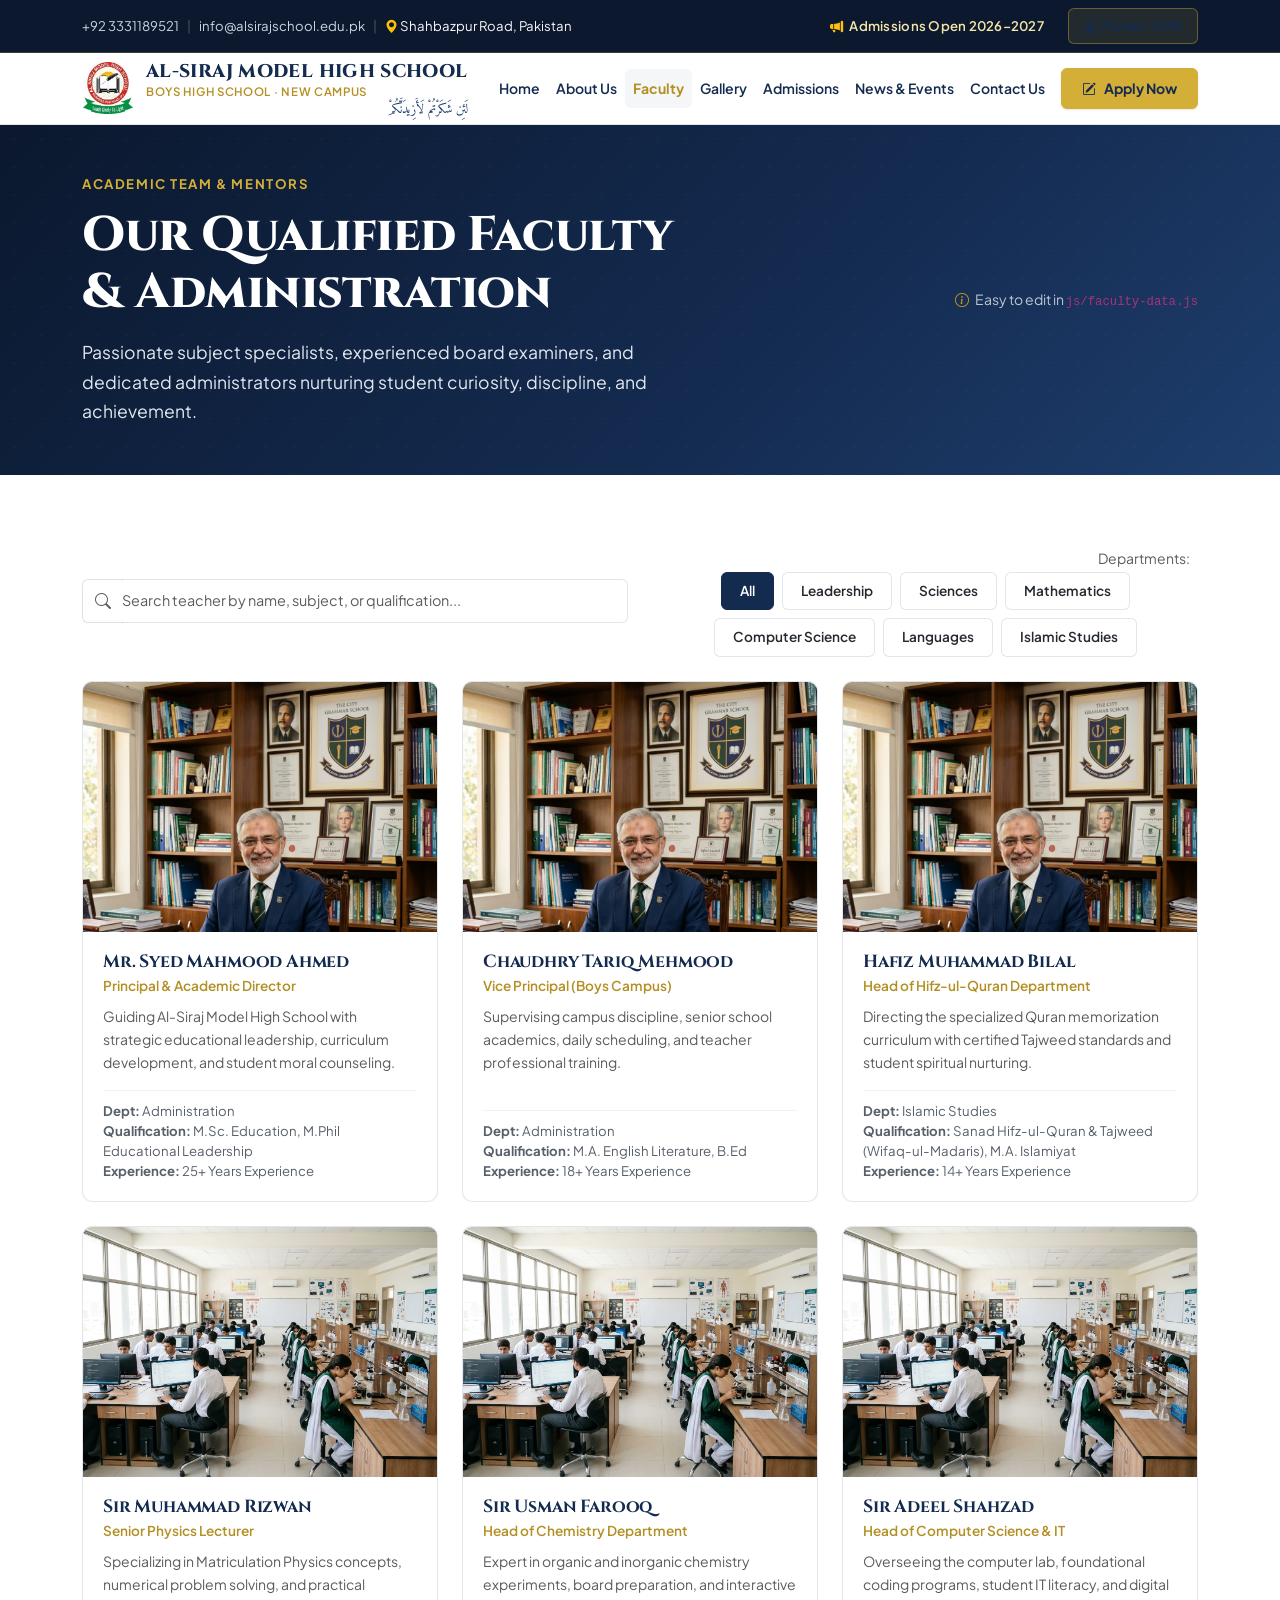
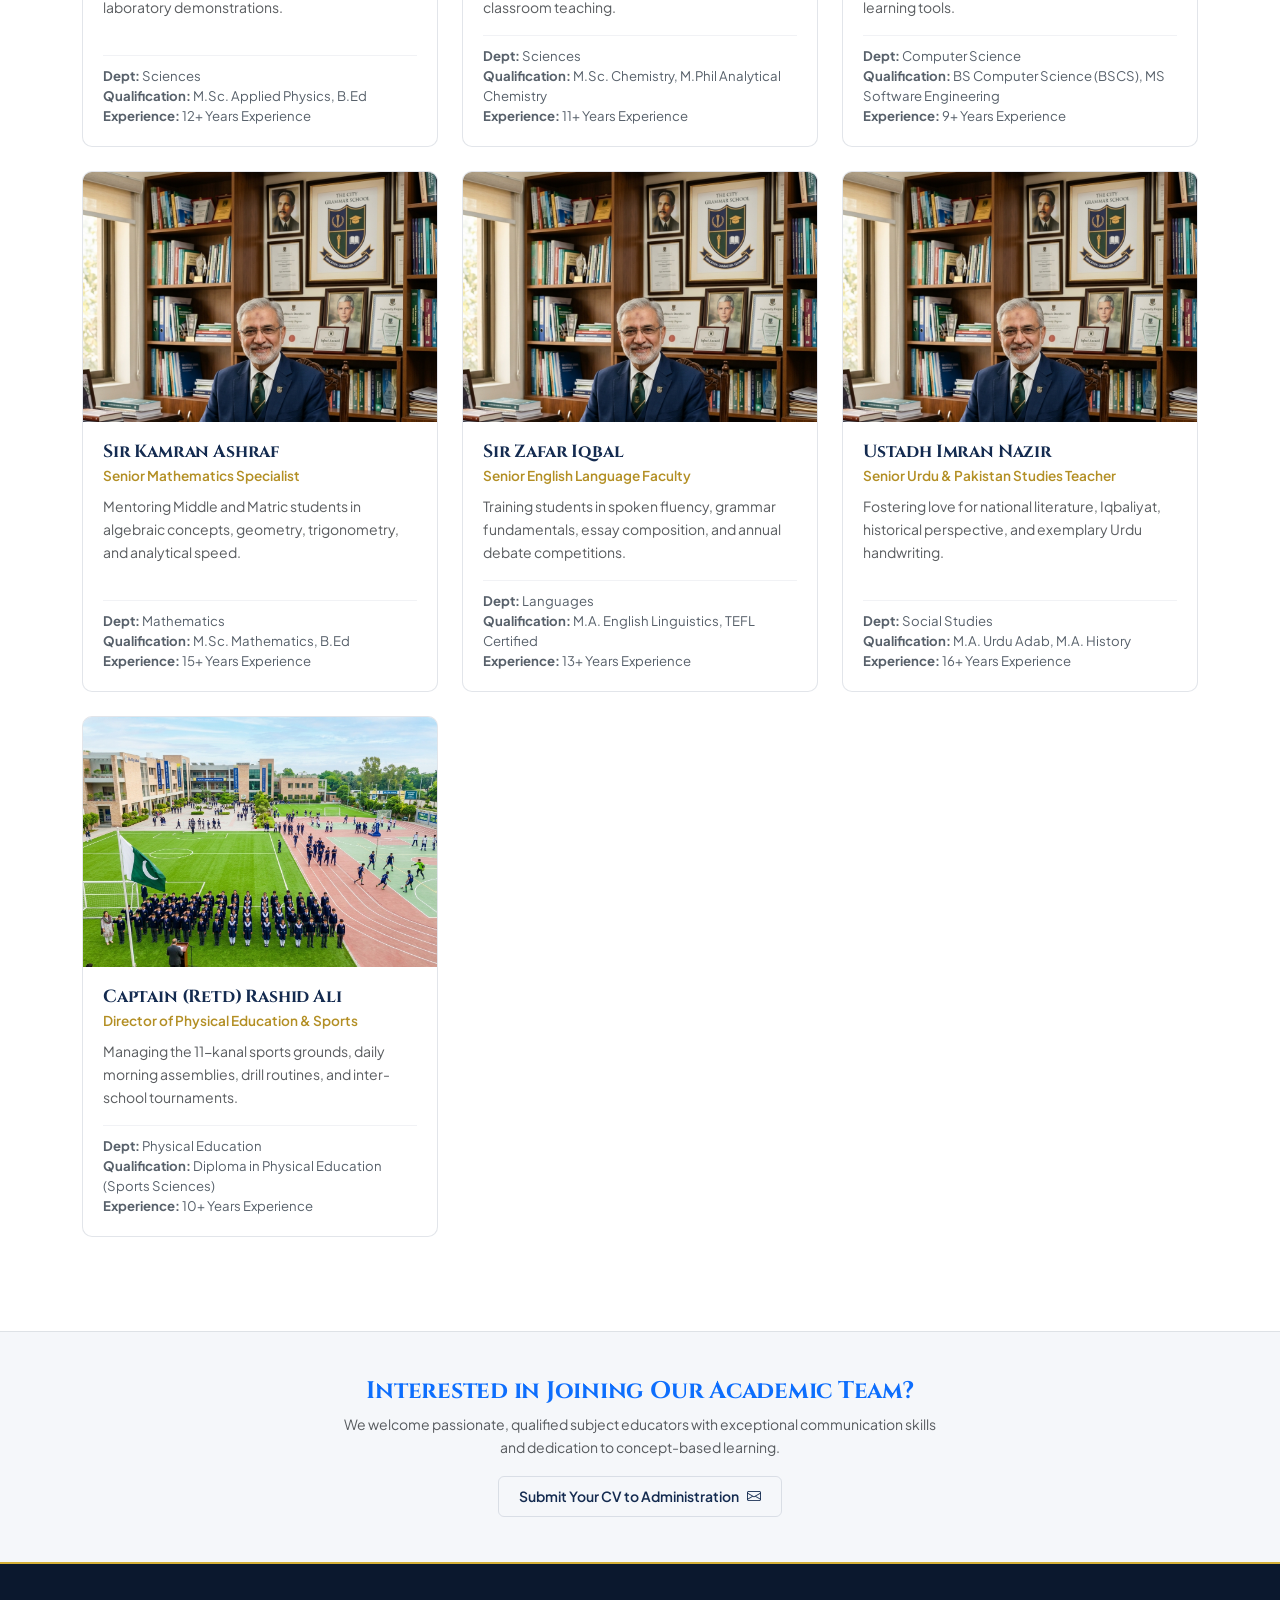
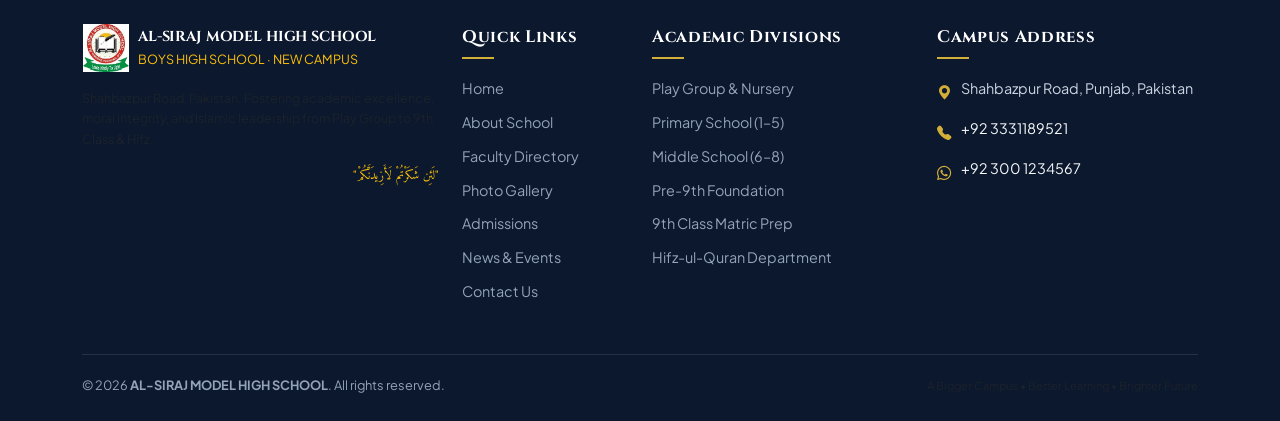
<file: faculty.html>
<!DOCTYPE html>
<html lang="en">
<head>
  <meta charset="UTF-8">
  <meta name="viewport" content="width=device-width, initial-scale=1.0">
  <title>Faculty &amp; Administration | AL-SIRAJ MODEL HIGH SCHOOL</title>
  <meta name="description" content="Meet the qualified, experienced educators and academic leadership of AL-SIRAJ MODEL HIGH SCHOOL. Subject specialists committed to student success.">
  <meta property="og:title" content="Faculty Directory | AL-SIRAJ MODEL HIGH SCHOOL">
  <meta property="og:description" content="Dedicated teachers, subject experts, and school leadership mentoring future leaders on our modern 11-kanal campus.">
  <meta property="og:image" content="images/faculty/principal.jpg">
  
  <link rel="icon" href="/favicon.ico" sizes="16x16 32x32 48x48 64x64">
  <link rel="icon" type="image/jpeg" href="/images/logo/monogram.jpg">
  
  <link rel="stylesheet" href="https://cdn.jsdelivr.net/npm/bootstrap@5.3.3/dist/css/bootstrap.min.css">
  <link rel="stylesheet" href="https://cdn.jsdelivr.net/npm/bootstrap-icons@1.11.3/font/bootstrap-icons.min.css">
  
  <link rel="stylesheet" href="css/style.css">
  <link rel="stylesheet" href="css/responsive.css">
</head>
<body data-page="faculty">

  <!-- TOP INFORMATION BAR -->
  <div class="top-info-bar">
    <div class="container d-flex justify-content-between align-items-center flex-wrap">
      <div class="d-flex align-items-center flex-wrap">
        <a href="tel:+923001234567" data-config-phone><i class="bi bi-telephone-fill"></i> +92 300 1234567</a>
        <span class="meta-sep d-none d-sm-inline">|</span>
        <a href="mailto:info@alsirajschool.edu.pk" data-config-email class="d-none d-md-inline-flex"><i class="bi bi-envelope-fill"></i> info@alsirajschool.edu.pk</a>
        <span class="meta-sep d-none d-md-inline">|</span>
        <span class="d-none d-lg-inline text-light"><i class="bi bi-geo-alt-fill text-warning"></i> Shahbazpur Road, Pakistan</span>
      </div>
      <div class="d-flex align-items-center gap-3">
        <span class="top-admission-kicker d-none d-sm-inline">
          <i class="bi bi-megaphone-fill text-warning me-1"></i> Admissions Open 2026–2027
        </span>
        <button class="btn btn-sm btn-portal-pill ms-2" data-bs-toggle="modal" data-bs-target="#studentPortalModal">
          <i class="bi bi-person-badge"></i> Portal / CMS
        </button>
      </div>
    </div>
  </div>

  <!-- MAIN STICKY NAVIGATION BAR -->
  <header class="main-header">
    <nav class="navbar navbar-expand-lg py-2">
      <div class="container">
        <a class='school-brand' href='/'>
          <img src="images/logo/monogram.jpg" alt="Al-Siraj Model High School Crest" class="school-brand-logo">
          <div class="school-brand-text">
            <span class="brand-main-title">AL-SIRAJ MODEL HIGH SCHOOL</span>
            <span class="brand-sub-title">BOYS HIGH SCHOOL · NEW CAMPUS</span>
            <span class="urdu-verse brand-verse-snippet">لَئِن شَكَرْتُمْ لَأَزِيدَنَّكُمْ</span>
          </div>
        </a>

        <button class="navbar-toggler border-0 shadow-none" type="button" data-bs-toggle="collapse" data-bs-target="#mainNavbarMenu" aria-controls="mainNavbarMenu" aria-expanded="false" aria-label="Toggle navigation">
          <i class="bi bi-list fs-2 text-primary"></i>
        </button>

        <div class="collapse navbar-collapse" id="mainNavbarMenu">
          <ul class="navbar-nav ms-auto mb-2 mb-lg-0 align-items-lg-center">
            <li class="nav-item"><a class='nav-link' href='/'>Home</a></li>
            <li class="nav-item"><a class='nav-link' href='/about'>About Us</a></li>
            <li class="nav-item"><a class='nav-link active' href='/faculty'>Faculty</a></li>
            <li class="nav-item"><a class='nav-link' href='/gallery'>Gallery</a></li>
            <li class="nav-item"><a class='nav-link' href='/admission'>Admissions</a></li>
            <li class="nav-item"><a class='nav-link' href='/news'>News &amp; Events</a></li>
            <li class="nav-item"><a class='nav-link' href='/contact'>Contact Us</a></li>
            <li class="nav-item ms-lg-2 mt-2 mt-lg-0">
              <a class='btn btn-gold-school' href='/admission'>
                <i class="bi bi-pencil-square"></i> Apply Now
              </a>
            </li>
          </ul>
        </div>
      </div>
    </nav>
  </header>

  <!-- PAGE HERO BANNER -->
  <section class="hero-section py-5">
    <div class="container text-center text-lg-start">
      <div class="row align-items-center">
        <div class="col-lg-8">
          <div class="hero-kicker-unboxed">Academic Team &amp; Mentors</div>
          <h1 class="hero-headline mb-3">Our Qualified Faculty &amp; Administration</h1>
          <p class="hero-lead-text mb-0">
            Passionate subject specialists, experienced board examiners, and dedicated administrators nurturing student curiosity, discipline, and achievement.
          </p>
        </div>
        <div class="col-lg-4 text-center text-lg-end mt-4 mt-lg-0">
          <div class="small text-light opacity-75">
            <i class="bi bi-info-circle text-warning me-1"></i> Easy to edit in <code>js/faculty-data.js</code>
          </div>
        </div>
      </div>
    </div>
  </section>

  <!-- FACULTY DIRECTORY SECTION -->
  <section class="section-padding">
    <div class="container">
      <!-- Search and Filter Bar -->
      <div class="row mb-4 align-items-center justify-content-between">
        <div class="col-lg-6 mb-3 mb-lg-0">
          <div class="input-group">
            <span class="input-group-text bg-white border-end-0 text-muted"><i class="bi bi-search"></i></span>
            <input type="text" id="facultySearchInput" class="form-control border-start-0 ps-0" placeholder="Search teacher by name, subject, or qualification...">
          </div>
        </div>
        <div class="col-lg-6 text-lg-end">
          <span class="text-muted small me-2">Departments:</span>
          <div class="filter-tabs d-inline-flex mb-0">
            <button class="filter-btn active" data-faculty-filter="all">All</button>
            <button class="filter-btn" data-faculty-filter="Administration">Leadership</button>
            <button class="filter-btn" data-faculty-filter="Sciences">Sciences</button>
            <button class="filter-btn" data-faculty-filter="Mathematics">Mathematics</button>
            <button class="filter-btn" data-faculty-filter="Computer Science">Computer Science</button>
            <button class="filter-btn" data-faculty-filter="Languages">Languages</button>
            <button class="filter-btn" data-faculty-filter="Islamic Studies">Islamic Studies</button>
          </div>
        </div>
      </div>

      <!-- Dynamic Faculty Cards Container -->
      <div class="row" id="facultyGridContainer">
        <!-- Rendered from js/faculty-data.js -->
      </div>
    </div>
  </section>

  <!-- CALL TO JOIN FACULTY / CONTACT -->
  <section class="section-padding-sm bg-surface-light text-center border-top">
    <div class="container">
      <h2 class="h4 font-display text-primary mb-2">Interested in Joining Our Academic Team?</h2>
      <p class="text-muted small max-w-2xl mx-auto mb-3" style="max-width:600px;">
        We welcome passionate, qualified subject educators with exceptional communication skills and dedication to concept-based learning.
      </p>
      <a class='btn btn-outline-school' href='/contact'>Submit Your CV to Administration <i class="bi bi-envelope"></i></a>
    </div>
  </section>

  <!-- FOOTER -->
  <footer class="school-footer">
    <div class="container">
      <div class="row g-4">
        <div class="col-lg-4 col-md-6">
          <div class="d-flex align-items-center gap-2 mb-3">
            <img src="images/logo/monogram.jpg" alt="Al-Siraj Logo" style="width:48px;height:48px;object-fit:contain;">
            <div>
              <div class="fw-bold text-white font-display">AL-SIRAJ MODEL HIGH SCHOOL</div>
              <div class="small text-warning">BOYS HIGH SCHOOL · NEW CAMPUS</div>
            </div>
          </div>
          <p class="small text-muted mb-3">
            Shahbazpur Road, Pakistan. Fostering academic excellence, moral integrity, and Islamic leadership from Play Group to 9th Class &amp; Hifz.
          </p>
          <div class="urdu-verse text-warning small mb-3">
            "لَئِن شَكَرْتُمْ لَأَزِيدَنَّكُمْ"
          </div>
        </div>
        <div class="col-lg-2 col-md-6">
          <div class="footer-heading">Quick Links</div>
          <ul class="footer-links">
            <li><a href='/'>Home</a></li>
            <li><a href='/about'>About School</a></li>
            <li><a href='/faculty'>Faculty Directory</a></li>
            <li><a href='/gallery'>Photo Gallery</a></li>
            <li><a href='/admission'>Admissions</a></li>
            <li><a href='/news'>News &amp; Events</a></li>
            <li><a href='/contact'>Contact Us</a></li>
          </ul>
        </div>
        <div class="col-lg-3 col-md-6">
          <div class="footer-heading">Academic Divisions</div>
          <ul class="footer-links">
            <li><a href='/admission'>Play Group &amp; Nursery</a></li>
            <li><a href='/admission'>Primary School (1–5)</a></li>
            <li><a href='/admission'>Middle School (6–8)</a></li>
            <li><a href='/admission'>Pre-9th Foundation</a></li>
            <li><a href='/admission'>9th Class Matric Prep</a></li>
            <li><a href='/admission'>Hifz-ul-Quran Department</a></li>
          </ul>
        </div>
        <div class="col-lg-3 col-md-6">
          <div class="footer-heading">Campus Address</div>
          <div class="footer-contact-item">
            <i class="bi bi-geo-alt-fill"></i>
            <div>Shahbazpur Road, Punjab, Pakistan</div>
          </div>
          <div class="footer-contact-item">
            <i class="bi bi-telephone-fill"></i>
            <div><a href="tel:+923001234567" data-config-phone class="text-light">+92 300 1234567</a></div>
          </div>
          <div class="footer-contact-item">
            <i class="bi bi-whatsapp"></i>
            <div><a href="https://wa.me/923001234567" data-config-whatsapp class="text-light">+92 300 1234567</a></div>
          </div>
        </div>
      </div>
      <div class="footer-bottom-strip d-flex justify-content-between align-items-center flex-wrap gap-2">
        <div>&copy; <span class="current-year">2026</span> <strong>AL-SIRAJ MODEL HIGH SCHOOL</strong>. All rights reserved.</div>
        <div class="text-muted small">A Bigger Campus • Better Learning • Brighter Future</div>
      </div>
    </div>
  </footer>

  <button id="btnBackToTop" class="btn-back-to-top" aria-label="Back to Top"><i class="bi bi-arrow-up"></i></button>

  <!-- Student Portal Modal -->
  <div class="modal fade" id="studentPortalModal" tabindex="-1" aria-hidden="true">
    <div class="modal-dialog modal-lg modal-dialog-centered">
      <div class="modal-content border-0 shadow-lg">
        <div class="modal-header portal-modal-header py-3">
          <h3 class="h6 mb-0 text-white font-display">AL-SIRAJ DIGITAL PORTAL</h3>
          <button type="button" class="btn-close btn-close-white" data-bs-dismiss="modal" aria-label="Close"></button>
        </div>
        <div class="modal-body p-4">
          <ul class="nav nav-pills portal-nav-pills mb-3" role="tablist">
            <li class="nav-item"><button class="nav-link active" data-bs-toggle="pill" data-bs-target="#tabResults" type="button">Student Result Checker</button></li>
          </ul>
          <div class="tab-content">
            <div class="tab-pane fade show active" id="tabResults">
              <div class="input-group mb-2">
                <input type="text" id="portalRollNumber" class="form-control" placeholder="Enter Roll Number (e.g. 1024, 1025, 1026)">
                <button class="btn btn-primary-school" id="btnCheckResult" type="button">Search Result</button>
              </div>
              <div id="portalResultDisplay"></div>
            </div>
          </div>
        </div>
      </div>
    </div>
  </div>

  <script src="https://cdn.jsdelivr.net/npm/bootstrap@5.3.3/dist/js/bootstrap.bundle.min.js"></script>
  <script src="js/site-config.js"></script>
  <script src="js/content.js"></script>
  <script src="js/faculty-data.js"></script>
  <script src="js/news-data.js"></script>
  <script src="js/gallery-data.js"></script>
  <script src="js/firebase-config.js"></script>
  <script src="js/firebase-service.js"></script>
  <script src="js/main.js"></script>
</body>
</html>
</file>
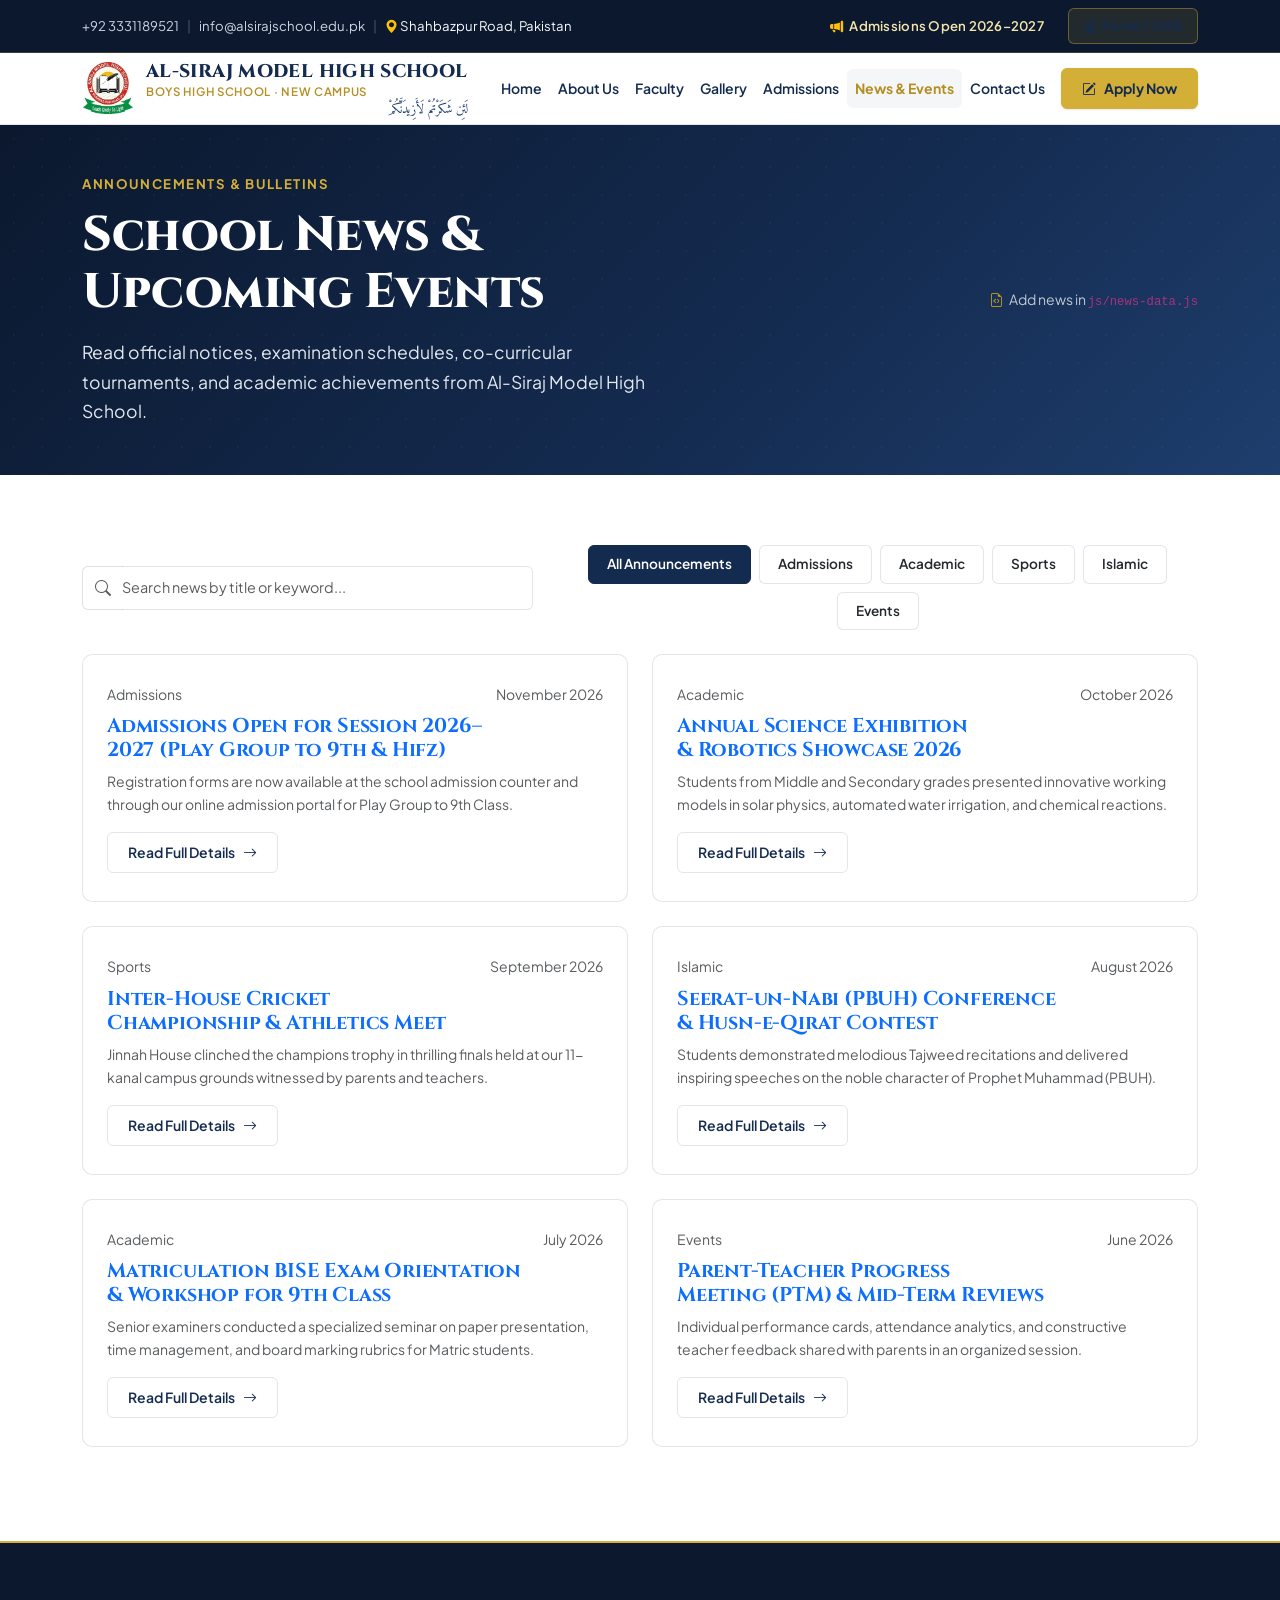
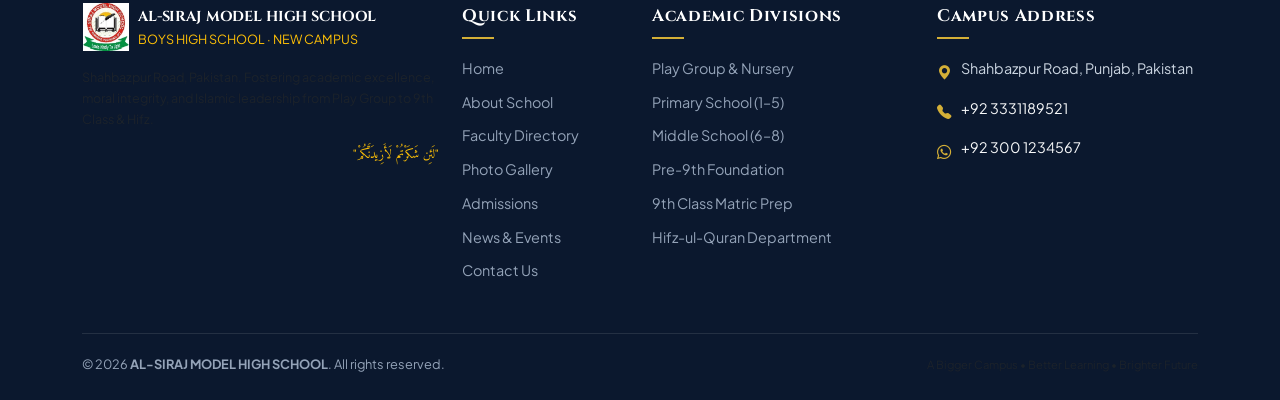
<file: news.html>
<!DOCTYPE html>
<html lang="en">
<head>
  <meta charset="UTF-8">
  <meta name="viewport" content="width=device-width, initial-scale=1.0">
  <title>News &amp; Events | AL-SIRAJ MODEL HIGH SCHOOL</title>
  <meta name="description" content="Official announcements, circulars, sports tournaments, academic exhibitions, and term circulars of AL-SIRAJ MODEL HIGH SCHOOL.">
  <meta property="og:title" content="News &amp; Events | AL-SIRAJ MODEL HIGH SCHOOL">
  <meta property="og:description" content="Stay updated with school circulars, examinations, sports matches, and parent notifications.">
  <meta property="og:image" content="images/campus/hero.jpg">
  
  <link rel="icon" href="/favicon.ico" sizes="16x16 32x32 48x48 64x64">
  <link rel="icon" type="image/jpeg" href="/images/logo/monogram.jpg">
  
  <link rel="stylesheet" href="https://cdn.jsdelivr.net/npm/bootstrap@5.3.3/dist/css/bootstrap.min.css">
  <link rel="stylesheet" href="https://cdn.jsdelivr.net/npm/bootstrap-icons@1.11.3/font/bootstrap-icons.min.css">
  
  <link rel="stylesheet" href="css/style.css">
  <link rel="stylesheet" href="css/responsive.css">
</head>
<body data-page="news">

  <!-- TOP INFORMATION BAR -->
  <div class="top-info-bar">
    <div class="container d-flex justify-content-between align-items-center flex-wrap">
      <div class="d-flex align-items-center flex-wrap">
        <a href="tel:+923001234567" data-config-phone><i class="bi bi-telephone-fill"></i> +92 300 1234567</a>
        <span class="meta-sep d-none d-sm-inline">|</span>
        <a href="mailto:info@alsirajschool.edu.pk" data-config-email class="d-none d-md-inline-flex"><i class="bi bi-envelope-fill"></i> info@alsirajschool.edu.pk</a>
        <span class="meta-sep d-none d-md-inline">|</span>
        <span class="d-none d-lg-inline text-light"><i class="bi bi-geo-alt-fill text-warning"></i> Shahbazpur Road, Pakistan</span>
      </div>
      <div class="d-flex align-items-center gap-3">
        <span class="top-admission-kicker d-none d-sm-inline">
          <i class="bi bi-megaphone-fill text-warning me-1"></i> Admissions Open 2026–2027
        </span>
        <button class="btn btn-sm btn-portal-pill ms-2" data-bs-toggle="modal" data-bs-target="#studentPortalModal">
          <i class="bi bi-person-badge"></i> Portal / CMS
        </button>
      </div>
    </div>
  </div>

  <!-- MAIN STICKY NAVIGATION BAR -->
  <header class="main-header">
    <nav class="navbar navbar-expand-lg py-2">
      <div class="container">
        <a class='school-brand' href='/'>
          <img src="images/logo/monogram.jpg" alt="Al-Siraj Model High School Crest" class="school-brand-logo">
          <div class="school-brand-text">
            <span class="brand-main-title">AL-SIRAJ MODEL HIGH SCHOOL</span>
            <span class="brand-sub-title">BOYS HIGH SCHOOL · NEW CAMPUS</span>
            <span class="urdu-verse brand-verse-snippet">لَئِن شَكَرْتُمْ لَأَزِيدَنَّكُمْ</span>
          </div>
        </a>

        <button class="navbar-toggler border-0 shadow-none" type="button" data-bs-toggle="collapse" data-bs-target="#mainNavbarMenu" aria-controls="mainNavbarMenu" aria-expanded="false" aria-label="Toggle navigation">
          <i class="bi bi-list fs-2 text-primary"></i>
        </button>

        <div class="collapse navbar-collapse" id="mainNavbarMenu">
          <ul class="navbar-nav ms-auto mb-2 mb-lg-0 align-items-lg-center">
            <li class="nav-item"><a class='nav-link' href='/'>Home</a></li>
            <li class="nav-item"><a class='nav-link' href='/about'>About Us</a></li>
            <li class="nav-item"><a class='nav-link' href='/faculty'>Faculty</a></li>
            <li class="nav-item"><a class='nav-link' href='/gallery'>Gallery</a></li>
            <li class="nav-item"><a class='nav-link' href='/admission'>Admissions</a></li>
            <li class="nav-item"><a class='nav-link active' href='/news'>News &amp; Events</a></li>
            <li class="nav-item"><a class='nav-link' href='/contact'>Contact Us</a></li>
            <li class="nav-item ms-lg-2 mt-2 mt-lg-0">
              <a class='btn btn-gold-school' href='/admission'>
                <i class="bi bi-pencil-square"></i> Apply Now
              </a>
            </li>
          </ul>
        </div>
      </div>
    </nav>
  </header>

  <!-- PAGE HERO BANNER -->
  <section class="hero-section py-5">
    <div class="container text-center text-lg-start">
      <div class="row align-items-center">
        <div class="col-lg-8">
          <div class="hero-kicker-unboxed">Announcements &amp; Bulletins</div>
          <h1 class="hero-headline mb-3">School News &amp; Upcoming Events</h1>
          <p class="hero-lead-text mb-0">
            Read official notices, examination schedules, co-curricular tournaments, and academic achievements from Al-Siraj Model High School.
          </p>
        </div>
        <div class="col-lg-4 text-center text-lg-end mt-4 mt-lg-0">
          <div class="small text-light opacity-75">
            <i class="bi bi-file-earmark-code text-warning me-1"></i> Add news in <code>js/news-data.js</code>
          </div>
        </div>
      </div>
    </div>
  </section>

  <!-- NEWS LISTING & SEARCH -->
  <section class="section-padding">
    <div class="container">
      <!-- Search & Filters -->
      <div class="row mb-4 align-items-center justify-content-between">
        <div class="col-lg-5 mb-3 mb-lg-0">
          <div class="input-group">
            <span class="input-group-text bg-white border-end-0 text-muted"><i class="bi bi-search"></i></span>
            <input type="text" id="newsSearchInput" class="form-control border-start-0 ps-0" placeholder="Search news by title or keyword...">
          </div>
        </div>
        <div class="col-lg-7 text-lg-end">
          <div class="filter-tabs d-inline-flex mb-0">
            <button class="filter-btn active" data-news-filter="all">All Announcements</button>
            <button class="filter-btn" data-news-filter="Admissions">Admissions</button>
            <button class="filter-btn" data-news-filter="Academic">Academic</button>
            <button class="filter-btn" data-news-filter="Sports">Sports</button>
            <button class="filter-btn" data-news-filter="Islamic">Islamic</button>
            <button class="filter-btn" data-news-filter="Events">Events</button>
          </div>
        </div>
      </div>

      <!-- Dynamic News Grid Container -->
      <div class="row" id="newsGridContainer">
        <!-- Rendered from js/news-data.js -->
      </div>
    </div>
  </section>

  <!-- NEWS DETAIL MODAL (Read More) -->
  <div class="modal fade" id="newsDetailModal" tabindex="-1" aria-labelledby="newsModalTitle" aria-hidden="true">
    <div class="modal-dialog modal-lg modal-dialog-centered">
      <div class="modal-content border-0 shadow-lg">
        <div class="modal-header bg-primary text-white py-3">
          <div>
            <h3 class="h6 mb-0 text-white font-display" id="newsModalTitle">Announcement Details</h3>
            <div class="small text-warning" id="newsModalMeta">Category · Date</div>
          </div>
          <button type="button" class="btn-close btn-close-white" data-bs-dismiss="modal" aria-label="Close"></button>
        </div>
        <div class="modal-body p-4">
          <p class="text-muted" id="newsModalBody" style="line-height:1.75;font-size:0.95rem;"></p>
          <div class="p-3 bg-light rounded border small text-muted mt-4">
            <i class="bi bi-info-circle me-1 text-primary"></i> For further information regarding this announcement, please contact the school administration office or message us on WhatsApp at <strong>+92 300 1234567</strong>.
          </div>
        </div>
        <div class="modal-footer bg-light py-2">
          <button type="button" class="btn btn-outline-school btn-sm" data-bs-dismiss="modal">Close</button>
        </div>
      </div>
    </div>
  </div>

  <!-- FOOTER -->
  <footer class="school-footer">
    <div class="container">
      <div class="row g-4">
        <div class="col-lg-4 col-md-6">
          <div class="d-flex align-items-center gap-2 mb-3">
            <img src="images/logo/monogram.jpg" alt="Al-Siraj Logo" style="width:48px;height:48px;object-fit:contain;">
            <div>
              <div class="fw-bold text-white font-display">AL-SIRAJ MODEL HIGH SCHOOL</div>
              <div class="small text-warning">BOYS HIGH SCHOOL · NEW CAMPUS</div>
            </div>
          </div>
          <p class="small text-muted mb-3">
            Shahbazpur Road, Pakistan. Fostering academic excellence, moral integrity, and Islamic leadership from Play Group to 9th Class &amp; Hifz.
          </p>
          <div class="urdu-verse text-warning small mb-3">
            "لَئِن شَكَرْتُمْ لَأَزِيدَنَّكُمْ"
          </div>
        </div>
        <div class="col-lg-2 col-md-6">
          <div class="footer-heading">Quick Links</div>
          <ul class="footer-links">
            <li><a href='/'>Home</a></li>
            <li><a href='/about'>About School</a></li>
            <li><a href='/faculty'>Faculty Directory</a></li>
            <li><a href='/gallery'>Photo Gallery</a></li>
            <li><a href='/admission'>Admissions</a></li>
            <li><a href='/news'>News &amp; Events</a></li>
            <li><a href='/contact'>Contact Us</a></li>
          </ul>
        </div>
        <div class="col-lg-3 col-md-6">
          <div class="footer-heading">Academic Divisions</div>
          <ul class="footer-links">
            <li><a href='/admission'>Play Group &amp; Nursery</a></li>
            <li><a href='/admission'>Primary School (1–5)</a></li>
            <li><a href='/admission'>Middle School (6–8)</a></li>
            <li><a href='/admission'>Pre-9th Foundation</a></li>
            <li><a href='/admission'>9th Class Matric Prep</a></li>
            <li><a href='/admission'>Hifz-ul-Quran Department</a></li>
          </ul>
        </div>
        <div class="col-lg-3 col-md-6">
          <div class="footer-heading">Campus Address</div>
          <div class="footer-contact-item">
            <i class="bi bi-geo-alt-fill"></i>
            <div>Shahbazpur Road, Punjab, Pakistan</div>
          </div>
          <div class="footer-contact-item">
            <i class="bi bi-telephone-fill"></i>
            <div><a href="tel:+923001234567" data-config-phone class="text-light">+92 300 1234567</a></div>
          </div>
          <div class="footer-contact-item">
            <i class="bi bi-whatsapp"></i>
            <div><a href="https://wa.me/923001234567" data-config-whatsapp class="text-light">+92 300 1234567</a></div>
          </div>
        </div>
      </div>
      <div class="footer-bottom-strip d-flex justify-content-between align-items-center flex-wrap gap-2">
        <div>&copy; <span class="current-year">2026</span> <strong>AL-SIRAJ MODEL HIGH SCHOOL</strong>. All rights reserved.</div>
        <div class="text-muted small">A Bigger Campus • Better Learning • Brighter Future</div>
      </div>
    </div>
  </footer>

  <button id="btnBackToTop" class="btn-back-to-top" aria-label="Back to Top"><i class="bi bi-arrow-up"></i></button>

  <!-- Student Portal Modal -->
  <div class="modal fade" id="studentPortalModal" tabindex="-1" aria-hidden="true">
    <div class="modal-dialog modal-lg modal-dialog-centered">
      <div class="modal-content border-0 shadow-lg">
        <div class="modal-header portal-modal-header py-3">
          <h3 class="h6 mb-0 text-white font-display">AL-SIRAJ DIGITAL PORTAL</h3>
          <button type="button" class="btn-close btn-close-white" data-bs-dismiss="modal" aria-label="Close"></button>
        </div>
        <div class="modal-body p-4">
          <div class="input-group mb-2">
            <input type="text" id="portalRollNumber" class="form-control" placeholder="Enter Roll Number (e.g. 1024, 1025, 1026)">
            <button class="btn btn-primary-school" id="btnCheckResult" type="button">Search Result</button>
          </div>
          <div id="portalResultDisplay"></div>
        </div>
      </div>
    </div>
  </div>

  <script src="https://cdn.jsdelivr.net/npm/bootstrap@5.3.3/dist/js/bootstrap.bundle.min.js"></script>
  <script src="js/site-config.js"></script>
  <script src="js/content.js"></script>
  <script src="js/faculty-data.js"></script>
  <script src="js/news-data.js"></script>
  <script src="js/gallery-data.js"></script>
  <script src="js/firebase-config.js"></script>
  <script src="js/firebase-service.js"></script>
  <script src="js/main.js"></script>
</body>
</html>
</file>
<file: css/style.css>
/**
 * AL-SIRAJ MODEL HIGH SCHOOL - OFFICIAL STYLESHEET
 * Primary Color: Deep Navy Blue (#142B50)
 * Secondary Color: Royal Gold (#D4AF37)
 * Light Surface: #F5F7FA
 * Typography: 'Cinzel' (Display) + 'Plus Jakarta Sans' (Prose) + 'Amiri' (Urdu / Arabic)
 */

@import url('https://fonts.googleapis.com/css2?family=Amiri:ital,wght@0,400;0,700;1,400&family=Cinzel:wght@600;700;800;900&family=Plus+Jakarta+Sans:wght@300;400;500;600;700;800&display=swap');

:root {
  --color-primary: #142B50;
  --color-primary-dark: #0B182E;
  --color-primary-light: #1E3E6D;
  --color-gold: #D4AF37;
  --color-gold-dark: #B38F24;
  --color-gold-light: #F3E5AB;
  --color-bg-light: #F5F7FA;
  --color-text-main: #24292F;
  --color-text-muted: #57606A;
  --color-border: rgba(20, 43, 80, 0.12);
  --color-border-subtle: rgba(20, 43, 80, 0.06);
  --shadow-sm: 0 1px 3px rgba(0, 0, 0, 0.06), 0 1px 2px rgba(0, 0, 0, 0.04);
  --shadow-md: 0 4px 12px rgba(20, 43, 80, 0.08), 0 2px 4px rgba(20, 43, 80, 0.04);
  --shadow-lg: 0 12px 32px rgba(20, 43, 80, 0.12), 0 4px 8px rgba(20, 43, 80, 0.06);
  --radius-sm: 6px;
  --radius-md: 10px;
  --radius-lg: 14px;
  --transition-fast: 0.18s cubic-bezier(0.16, 1, 0.3, 1);
  --transition-normal: 0.28s cubic-bezier(0.16, 1, 0.3, 1);
}

/* Base Reset & Typography */
* {
  box-sizing: border-box;
  margin: 0;
  padding: 0;
}

html {
  scroll-behavior: smooth;
  font-size: 16px;
}

body {
  font-family: 'Plus Jakarta Sans', -apple-system, BlinkMacSystemFont, "Segoe UI", Roboto, sans-serif;
  color: var(--color-text-main);
  background-color: #FFFFFF;
  line-height: 1.65;
  -webkit-font-smoothing: antialiased;
  -moz-osx-font-smoothing: grayscale;
  overflow-x: hidden;
}

h1, h2, h3, h4, .font-display {
  font-family: 'Cinzel', serif;
  color: var(--color-primary);
  font-weight: 700;
  letter-spacing: -0.01em;
  text-wrap: balance;
}

h5, h6 {
  font-family: 'Plus Jakarta Sans', sans-serif;
  color: var(--color-primary);
  font-weight: 700;
}

.urdu-verse {
  font-family: 'Amiri', 'Traditional Arabic', serif;
  direction: rtl;
  letter-spacing: 0;
}

a {
  color: var(--color-primary);
  text-decoration: none;
  transition: color var(--transition-fast);
}

a:hover {
  color: var(--color-gold-dark);
}

/* Tabular Numerals for Metrics */
.tabular-nums {
  font-variant-numeric: tabular-nums;
}

/* ==============================================================================
 * TOP INFORMATION BAR
 * ============================================================================== */
.top-info-bar {
  background-color: var(--color-primary-dark);
  color: #E2E8F0;
  font-size: 0.825rem;
  padding: 8px 0;
  border-bottom: 1px solid rgba(212, 175, 55, 0.25);
}

.top-info-bar a {
  color: #CBD5E1;
  transition: color var(--transition-fast);
  display: inline-flex;
  align-items: center;
  gap: 6px;
}

.top-info-bar a:hover {
  color: var(--color-gold-light);
}

.top-info-bar .meta-sep {
  color: rgba(255, 255, 255, 0.25);
  margin: 0 8px;
}

.top-admission-kicker {
  color: var(--color-gold-light);
  font-weight: 600;
  letter-spacing: 0.02em;
}

/* ==============================================================================
 * MAIN NAVIGATION BAR (Sticky 3-Zone Contract)
 * ============================================================================== */
.main-header {
  background-color: #FFFFFF;
  border-bottom: 1px solid var(--color-border);
  position: sticky;
  top: 0;
  z-index: 1030;
  transition: all var(--transition-normal);
}

.main-header.scrolled {
  box-shadow: var(--shadow-md);
  background-color: rgba(255, 255, 255, 0.98);
  backdrop-filter: blur(8px);
}

.school-brand {
  display: flex;
  align-items: center;
  gap: 12px;
  text-decoration: none;
}

.school-brand-logo {
  width: 52px;
  height: 52px;
  object-fit: contain;
  flex-shrink: 0;
  transition: transform var(--transition-fast);
}

.school-brand:hover .school-brand-logo {
  transform: scale(1.04);
}

.school-brand-text {
  display: flex;
  flex-direction: column;
}

.brand-main-title {
  font-family: 'Cinzel', serif;
  font-size: 1.15rem;
  font-weight: 800;
  color: var(--color-primary);
  line-height: 1.15;
  letter-spacing: 0.02em;
  white-space: nowrap;
}

.brand-sub-title {
  font-size: 0.72rem;
  font-weight: 600;
  color: var(--color-gold-dark);
  letter-spacing: 0.06em;
  text-transform: uppercase;
}

.brand-verse-snippet {
  font-family: 'Amiri', serif;
  font-size: 0.82rem;
  color: var(--color-primary-light);
  line-height: 1;
  margin-top: 2px;
}

/* Nav Links */
.navbar-nav .nav-link {
  font-size: 0.875rem;
  font-weight: 600;
  color: var(--color-primary);
  padding: 8px 14px;
  border-radius: var(--radius-sm);
  transition: all var(--transition-fast);
  white-space: nowrap;
}

.navbar-nav .nav-link:hover,
.navbar-nav .nav-link.active {
  color: var(--color-gold-dark);
  background-color: rgba(20, 43, 80, 0.04);
}

.navbar-nav .nav-link.active {
  font-weight: 700;
  position: relative;
}

/* Action Buttons */
.btn-primary-school {
  background-color: var(--color-primary);
  color: #FFFFFF !important;
  font-weight: 600;
  font-size: 0.875rem;
  padding: 9px 20px;
  border-radius: var(--radius-sm);
  border: 1px solid var(--color-primary);
  box-shadow: var(--shadow-sm);
  transition: all var(--transition-fast);
  display: inline-flex;
  align-items: center;
  gap: 8px;
  white-space: nowrap;
}

.btn-primary-school:hover {
  background-color: var(--color-primary-dark);
  border-color: var(--color-primary-dark);
  transform: translateY(-1px);
  box-shadow: var(--shadow-md);
}

.btn-gold-school {
  background-color: var(--color-gold);
  color: #142B50 !important;
  font-weight: 700;
  font-size: 0.875rem;
  padding: 9px 20px;
  border-radius: var(--radius-sm);
  border: 1px solid var(--color-gold);
  box-shadow: var(--shadow-sm);
  transition: all var(--transition-fast);
  display: inline-flex;
  align-items: center;
  gap: 8px;
  white-space: nowrap;
}

.btn-gold-school:hover {
  background-color: var(--color-gold-dark);
  border-color: var(--color-gold-dark);
  color: #FFFFFF !important;
  transform: translateY(-1px);
  box-shadow: var(--shadow-md);
}

.btn-outline-school {
  background-color: transparent;
  color: var(--color-primary) !important;
  font-weight: 600;
  font-size: 0.875rem;
  padding: 9px 20px;
  border-radius: var(--radius-sm);
  border: 1px solid var(--color-border);
  transition: all var(--transition-fast);
  display: inline-flex;
  align-items: center;
  gap: 8px;
  white-space: nowrap;
}

.btn-outline-school:hover {
  border-color: var(--color-primary);
  background-color: rgba(20, 43, 80, 0.04);
}

.btn-portal-pill {
  background-color: rgba(212, 175, 55, 0.12);
  color: var(--color-primary) !important;
  border: 1px solid rgba(212, 175, 55, 0.4);
  font-size: 0.825rem;
  font-weight: 700;
  padding: 7px 14px;
  border-radius: var(--radius-sm);
  display: inline-flex;
  align-items: center;
  gap: 6px;
  transition: all var(--transition-fast);
}

.btn-portal-pill:hover {
  background-color: var(--color-gold);
  color: var(--color-primary-dark) !important;
}

/* ==============================================================================
 * HERO SECTION
 * ============================================================================== */
.hero-section {
  position: relative;
  background: linear-gradient(135deg, #0B182E 0%, #142B50 60%, #1E3E6D 100%);
  color: #FFFFFF;
  padding: 70px 0 80px;
  overflow: hidden;
}

.hero-section::before {
  content: '';
  position: absolute;
  top: 0; left: 0; right: 0; bottom: 0;
  background-image: radial-gradient(rgba(212, 175, 55, 0.12) 1px, transparent 1px);
  background-size: 28px 28px;
  opacity: 0.4;
  pointer-events: none;
}

.hero-content {
  position: relative;
  z-index: 2;
}

.hero-kicker-unboxed {
  font-size: 0.825rem;
  font-weight: 700;
  color: var(--color-gold);
  text-transform: uppercase;
  letter-spacing: 0.12em;
  margin-bottom: 12px;
}

.hero-headline {
  color: #FFFFFF;
  font-size: clamp(2.1rem, 3.8vw, 3.3rem);
  font-weight: 800;
  line-height: 1.18;
  margin-bottom: 20px;
}

.hero-lead-text {
  font-size: 1.1rem;
  color: #E2E8F0;
  line-height: 1.7;
  max-width: 580px;
  margin-bottom: 30px;
}

.hero-arabic-callout {
  font-family: 'Amiri', serif;
  font-size: 1.6rem;
  color: var(--color-gold-light);
  line-height: 1.4;
  margin-bottom: 24px;
  text-shadow: 0 2px 4px rgba(0, 0, 0, 0.4);
}

.hero-media-wrapper {
  position: relative;
  border-radius: var(--radius-lg);
  overflow: hidden;
  box-shadow: 0 20px 45px rgba(0, 0, 0, 0.35);
  border: 1px solid rgba(212, 175, 55, 0.3);
}

.hero-media-wrapper img {
  width: 100%;
  height: 440px;
  object-fit: cover;
  display: block;
  transition: transform 0.6s ease;
}

.hero-media-wrapper:hover img {
  transform: scale(1.03);
}

.hero-media-tag {
  position: absolute;
  bottom: 0;
  left: 0;
  right: 0;
  padding: 16px 20px;
  background: linear-gradient(to top, rgba(11, 24, 46, 0.95), rgba(11, 24, 46, 0.5) 70%, transparent);
  color: #FFFFFF;
  font-size: 0.85rem;
}

/* ==============================================================================
 * STATISTICS COUNTER STRIP
 * ============================================================================== */
.stats-strip {
  background-color: #FFFFFF;
  border-bottom: 1px solid var(--color-border);
  box-shadow: var(--shadow-sm);
  position: relative;
  z-index: 10;
  margin-top: -30px;
  border-radius: var(--radius-md);
}

.stat-item {
  padding: 24px 20px;
  text-align: center;
  border-right: 1px solid var(--color-border-subtle);
}

.stat-item:last-child {
  border-right: none;
}

.stat-number {
  font-family: 'Cinzel', serif;
  font-size: 2.2rem;
  font-weight: 800;
  color: var(--color-primary);
  line-height: 1.1;
  margin-bottom: 4px;
}

.stat-label {
  font-size: 0.825rem;
  font-weight: 600;
  color: var(--color-text-muted);
  text-transform: uppercase;
  letter-spacing: 0.06em;
}

/* ==============================================================================
 * SECTION HEADINGS & ARCHITECTURE
 * ============================================================================== */
.section-padding {
  padding: 70px 0;
}

.section-padding-sm {
  padding: 45px 0;
}

.bg-surface-light {
  background-color: var(--color-bg-light);
}

.section-kicker {
  font-size: 0.8rem;
  font-weight: 700;
  color: var(--color-gold-dark);
  text-transform: uppercase;
  letter-spacing: 0.12em;
  margin-bottom: 8px;
}

.section-title {
  font-size: clamp(1.8rem, 2.6vw, 2.4rem);
  font-weight: 800;
  color: var(--color-primary);
  margin-bottom: 14px;
}

.section-subtitle {
  font-size: 1.05rem;
  color: var(--color-text-muted);
  max-width: 680px;
}

.hairline-divider {
  width: 60px;
  height: 3px;
  background: linear-gradient(90deg, var(--color-gold), transparent);
  margin-bottom: 24px;
}

/* ==============================================================================
 * CARDS & COMPONENT ARCHITECTURE
 * ============================================================================== */
.school-card {
  background-color: #FFFFFF;
  border: 1px solid var(--color-border);
  border-radius: var(--radius-md);
  padding: 28px 24px;
  height: 100%;
  display: flex;
  flex-direction: column;
  transition: transform var(--transition-fast), box-shadow var(--transition-fast), border-color var(--transition-fast);
}

.school-card:hover {
  transform: translateY(-4px);
  box-shadow: var(--shadow-md);
  border-color: rgba(212, 175, 55, 0.4);
}

.school-card-icon {
  width: 48px;
  height: 48px;
  border-radius: var(--radius-sm);
  background-color: rgba(20, 43, 80, 0.06);
  color: var(--color-primary);
  display: flex;
  align-items: center;
  justify-content: center;
  font-size: 1.4rem;
  margin-bottom: 18px;
  transition: all var(--transition-fast);
}

.school-card:hover .school-card-icon {
  background-color: var(--color-primary);
  color: var(--color-gold);
}

.school-card-title {
  font-family: 'Plus Jakarta Sans', sans-serif;
  font-size: 1.15rem;
  font-weight: 700;
  color: var(--color-primary);
  margin-bottom: 10px;
}

.school-card-text {
  font-size: 0.92rem;
  color: var(--color-text-muted);
  line-height: 1.6;
  flex-grow: 1;
}

/* Facility Card with Image */
.facility-card {
  background-color: #FFFFFF;
  border: 1px solid var(--color-border);
  border-radius: var(--radius-md);
  overflow: hidden;
  height: 100%;
  display: flex;
  flex-direction: column;
  transition: all var(--transition-fast);
}

.facility-card:hover {
  transform: translateY(-4px);
  box-shadow: var(--shadow-md);
  border-color: rgba(212, 175, 55, 0.4);
}

.facility-card-image {
  height: 200px;
  overflow: hidden;
  position: relative;
  background-color: #E2E8F0;
}

.facility-card-image img {
  width: 100%;
  height: 100%;
  object-fit: cover;
  transition: transform 0.5s ease;
}

.facility-card:hover .facility-card-image img {
  transform: scale(1.05);
}

.facility-card-body {
  padding: 22px 20px;
  flex-grow: 1;
  display: flex;
  flex-direction: column;
}

/* Academic Program Card */
.program-card {
  background-color: #FFFFFF;
  border: 1px solid var(--color-border);
  border-radius: var(--radius-md);
  padding: 24px;
  height: 100%;
  display: flex;
  flex-direction: column;
  transition: all var(--transition-fast);
}

.program-card:hover {
  transform: translateY(-4px);
  box-shadow: var(--shadow-md);
  border-color: rgba(20, 43, 80, 0.25);
}

.program-meta {
  font-size: 0.78rem;
  font-weight: 700;
  color: var(--color-gold-dark);
  text-transform: uppercase;
  letter-spacing: 0.08em;
  margin-bottom: 6px;
}

/* Faculty Profile Card */
.faculty-card {
  background-color: #FFFFFF;
  border: 1px solid var(--color-border);
  border-radius: var(--radius-md);
  overflow: hidden;
  height: 100%;
  display: flex;
  flex-direction: column;
  transition: all var(--transition-fast);
}

.faculty-card:hover {
  transform: translateY(-4px);
  box-shadow: var(--shadow-md);
  border-color: rgba(212, 175, 55, 0.4);
}

.faculty-photo-wrap {
  height: 250px;
  overflow: hidden;
  position: relative;
  background-color: #E2E8F0;
}

.faculty-photo-wrap img {
  width: 100%;
  height: 100%;
  object-fit: cover;
  object-position: top center;
  transition: transform 0.5s ease;
}

.faculty-card:hover .faculty-photo-wrap img {
  transform: scale(1.04);
}

.faculty-body {
  padding: 20px;
  flex-grow: 1;
  display: flex;
  flex-direction: column;
}

.faculty-name {
  font-size: 1.1rem;
  font-weight: 700;
  color: var(--color-primary);
  margin-bottom: 2px;
}

.faculty-designation {
  font-size: 0.85rem;
  font-weight: 600;
  color: var(--color-gold-dark);
  margin-bottom: 8px;
}

.faculty-meta-list {
  font-size: 0.825rem;
  color: var(--color-text-muted);
  line-height: 1.5;
  margin-top: auto;
  padding-top: 10px;
  border-top: 1px solid var(--color-border-subtle);
}

/* Gallery Grid & Lightbox */
.gallery-item {
  border-radius: var(--radius-md);
  overflow: hidden;
  position: relative;
  aspect-ratio: 4/3;
  background-color: #E2E8F0;
  cursor: pointer;
  border: 1px solid var(--color-border);
}

.gallery-item img {
  width: 100%;
  height: 100%;
  object-fit: cover;
  transition: transform 0.4s ease;
}

.gallery-item:hover img {
  transform: scale(1.06);
}

.gallery-overlay {
  position: absolute;
  inset: 0;
  background: linear-gradient(to top, rgba(11, 24, 46, 0.85), rgba(11, 24, 46, 0.2) 60%, transparent);
  opacity: 0;
  transition: opacity var(--transition-fast);
  display: flex;
  flex-direction: column;
  justify-content: flex-end;
  padding: 18px;
  color: #FFFFFF;
}

.gallery-item:hover .gallery-overlay {
  opacity: 1;
}

.gallery-overlay-title {
  font-size: 0.95rem;
  font-weight: 700;
  color: #FFFFFF;
  margin-bottom: 2px;
}

.gallery-overlay-meta {
  font-size: 0.78rem;
  color: var(--color-gold-light);
}

/* Filter Bar for Gallery & News */
.filter-tabs {
  display: flex;
  flex-wrap: wrap;
  gap: 8px;
  margin-bottom: 30px;
  justify-content: center;
}

.filter-btn {
  background-color: #FFFFFF;
  color: var(--color-text-main);
  border: 1px solid var(--color-border);
  padding: 7px 18px;
  font-size: 0.85rem;
  font-weight: 600;
  border-radius: var(--radius-sm);
  cursor: pointer;
  transition: all var(--transition-fast);
}

.filter-btn:hover {
  background-color: rgba(20, 43, 80, 0.05);
  border-color: var(--color-primary);
  color: var(--color-primary);
}

.filter-btn.active {
  background-color: var(--color-primary);
  color: #FFFFFF;
  border-color: var(--color-primary);
}

/* Lightbox Modal */
.lightbox-modal {
  position: fixed;
  inset: 0;
  background-color: rgba(11, 24, 46, 0.94);
  z-index: 1060;
  display: none;
  align-items: center;
  justify-content: center;
  padding: 20px;
  backdrop-filter: blur(6px);
}

.lightbox-modal.show {
  display: flex;
}

.lightbox-content {
  position: relative;
  max-width: 950px;
  width: 100%;
  max-height: 90vh;
  display: flex;
  flex-direction: column;
  align-items: center;
}

.lightbox-img-wrap {
  max-height: 75vh;
  width: 100%;
  display: flex;
  align-items: center;
  justify-content: center;
}

.lightbox-img-wrap img {
  max-width: 100%;
  max-height: 75vh;
  object-fit: contain;
  border-radius: var(--radius-sm);
  box-shadow: 0 10px 40px rgba(0,0,0,0.5);
}

.lightbox-caption {
  color: #FFFFFF;
  margin-top: 14px;
  text-align: center;
  font-size: 0.95rem;
}

.lightbox-btn-close {
  position: absolute;
  top: -40px;
  right: 0;
  color: #FFFFFF;
  font-size: 1.8rem;
  background: none;
  border: none;
  cursor: pointer;
  line-height: 1;
}

.lightbox-btn-nav {
  position: absolute;
  top: 50%;
  transform: translateY(-50%);
  background-color: rgba(255, 255, 255, 0.15);
  color: #FFFFFF;
  border: none;
  width: 44px;
  height: 44px;
  border-radius: 50%;
  display: flex;
  align-items: center;
  justify-content: center;
  font-size: 1.4rem;
  cursor: pointer;
  transition: background-color var(--transition-fast);
}

.lightbox-btn-nav:hover {
  background-color: var(--color-gold);
  color: var(--color-primary-dark);
}

.lightbox-btn-prev { left: -55px; }
.lightbox-btn-next { right: -55px; }

/* ==============================================================================
 * ADMISSION CALLOUT BANNER
 * ============================================================================== */
.admission-banner {
  background: linear-gradient(135deg, var(--color-primary-dark) 0%, var(--color-primary) 100%);
  color: #FFFFFF;
  padding: 50px 40px;
  border-radius: var(--radius-lg);
  position: relative;
  overflow: hidden;
  border: 1px solid rgba(212, 175, 55, 0.35);
  box-shadow: var(--shadow-lg);
}

.admission-banner-title {
  color: #FFFFFF;
  font-size: clamp(1.6rem, 2.4vw, 2.2rem);
  font-weight: 800;
  margin-bottom: 10px;
}

.admission-banner-sub {
  color: #E2E8F0;
  font-size: 1.05rem;
  max-width: 600px;
  margin-bottom: 0;
}

/* ==============================================================================
 * FORMS (Admissions & Contact)
 * ============================================================================== */
.school-form-card {
  background-color: #FFFFFF;
  border: 1px solid var(--color-border);
  border-radius: var(--radius-lg);
  padding: 36px 32px;
  box-shadow: var(--shadow-md);
}

.form-label {
  font-size: 0.85rem;
  font-weight: 600;
  color: var(--color-primary);
  margin-bottom: 6px;
}

.form-control, .form-select {
  border: 1px solid var(--color-border);
  border-radius: var(--radius-sm);
  padding: 10px 14px;
  font-size: 0.9rem;
  color: var(--color-text-main);
  transition: all var(--transition-fast);
}

.form-control:focus, .form-select:focus {
  border-color: var(--color-primary);
  box-shadow: 0 0 0 3px rgba(20, 43, 80, 0.12);
  outline: none;
}

.form-feedback-note {
  font-size: 0.78rem;
  color: var(--color-text-muted);
  margin-top: 4px;
}

/* ==============================================================================
 * FOOTER
 * ============================================================================== */
.school-footer {
  background-color: var(--color-primary-dark);
  color: #CBD5E1;
  padding: 60px 0 25px;
  border-top: 2px solid var(--color-gold);
  font-size: 0.9rem;
}

.footer-heading {
  font-family: 'Cinzel', serif;
  font-size: 1.05rem;
  font-weight: 700;
  color: #FFFFFF;
  letter-spacing: 0.04em;
  margin-bottom: 18px;
  position: relative;
}

.footer-heading::after {
  content: '';
  display: block;
  width: 32px;
  height: 2px;
  background-color: var(--color-gold);
  margin-top: 6px;
}

.footer-links {
  list-style: none;
  padding: 0;
  margin: 0;
}

.footer-links li {
  margin-bottom: 10px;
}

.footer-links a {
  color: #94A3B8;
  transition: color var(--transition-fast), padding-left var(--transition-fast);
  display: inline-block;
}

.footer-links a:hover {
  color: var(--color-gold-light);
  padding-left: 4px;
}

.footer-contact-item {
  display: flex;
  gap: 10px;
  margin-bottom: 12px;
  color: #CBD5E1;
}

.footer-contact-item i {
  color: var(--color-gold);
  margin-top: 4px;
  flex-shrink: 0;
}

.footer-social-btn {
  width: 36px;
  height: 36px;
  border-radius: var(--radius-sm);
  background-color: rgba(255, 255, 255, 0.08);
  color: #FFFFFF;
  display: inline-flex;
  align-items: center;
  justify-content: center;
  transition: all var(--transition-fast);
  margin-right: 8px;
}

.footer-social-btn:hover {
  background-color: var(--color-gold);
  color: var(--color-primary-dark);
  transform: translateY(-2px);
}

.footer-bottom-strip {
  border-top: 1px solid rgba(255, 255, 255, 0.1);
  padding-top: 20px;
  margin-top: 40px;
  font-size: 0.8rem;
  color: #94A3B8;
}

/* Back to Top Floating Button */
.btn-back-to-top {
  position: fixed;
  bottom: 24px;
  right: 24px;
  width: 44px;
  height: 44px;
  border-radius: 50%;
  background-color: var(--color-primary);
  color: var(--color-gold);
  border: 1px solid var(--color-gold);
  display: flex;
  align-items: center;
  justify-content: center;
  font-size: 1.2rem;
  box-shadow: var(--shadow-md);
  opacity: 0;
  visibility: hidden;
  transition: all var(--transition-fast);
  z-index: 1020;
  cursor: pointer;
}

.btn-back-to-top.show {
  opacity: 1;
  visibility: visible;
}

.btn-back-to-top:hover {
  background-color: var(--color-gold);
  color: var(--color-primary-dark);
  transform: translateY(-3px);
}

/* ==============================================================================
 * PORTAL / CMS DRAWER & MODAL
 * ============================================================================== */
.portal-modal-header {
  background-color: var(--color-primary);
  color: #FFFFFF;
}

.portal-nav-pills .nav-link {
  color: var(--color-text-main);
  font-weight: 600;
  font-size: 0.85rem;
  border-radius: var(--radius-sm);
}

.portal-nav-pills .nav-link.active {
  background-color: var(--color-primary);
  color: #FFFFFF;
}

.result-card-box {
  background-color: var(--color-bg-light);
  border: 1px solid var(--color-border);
  border-radius: var(--radius-md);
  padding: 20px;
}
</file>
<file: css/responsive.css>
/**
 * AL-SIRAJ MODEL HIGH SCHOOL - RESPONSIVE STYLESHEET
 * Ensures flawless layout on Mobile (320px+), Tablet (768px), Laptop & Desktop
 */

@media (max-width: 991.98px) {
  /* Top info bar compacting */
  .top-info-bar {
    text-align: center;
  }
  
  .top-info-bar .d-flex {
    justify-content: center;
    flex-wrap: wrap;
    gap: 6px;
  }

  .navbar-collapse {
    background-color: #FFFFFF;
    border-top: 1px solid var(--color-border);
    padding: 16px;
    margin-top: 10px;
    border-radius: var(--radius-sm);
    box-shadow: var(--shadow-md);
  }

  .navbar-nav .nav-link {
    padding: 10px 12px;
  }

  /* Hero Section Mobile */
  .hero-section {
    padding: 45px 0 60px;
    text-align: center;
  }

  .hero-lead-text {
    margin-left: auto;
    margin-right: auto;
  }

  .hero-buttons-wrap {
    justify-content: center;
  }

  .hero-media-wrapper {
    margin-top: 35px;
  }

  .hero-media-wrapper img {
    height: 320px;
  }

  /* Statistics on Mobile */
  .stats-strip {
    margin-top: -20px;
  }

  .stat-item {
    border-right: none;
    border-bottom: 1px solid var(--color-border-subtle);
    padding: 18px 12px;
  }

  .stat-item:last-child {
    border-bottom: none;
  }

  /* Lightbox buttons on Mobile */
  .lightbox-btn-prev {
    left: 5px;
  }
  .lightbox-btn-next {
    right: 5px;
  }
  .lightbox-btn-close {
    top: -35px;
    right: 5px;
  }
}

@media (max-width: 767.98px) {
  .section-padding {
    padding: 50px 0;
  }

  .brand-main-title {
    font-size: 0.95rem;
  }

  .brand-sub-title {
    font-size: 0.65rem;
  }

  .brand-verse-snippet {
    display: none;
  }

  .school-brand-logo {
    width: 42px;
    height: 42px;
  }

  .admission-banner {
    padding: 30px 20px;
    text-align: center;
  }

  .admission-banner .d-flex {
    flex-direction: column;
    gap: 20px;
    align-items: center;
  }

  .school-form-card {
    padding: 24px 18px;
  }

  .footer-heading::after {
    margin-bottom: 14px;
  }
}

@media (max-width: 575.98px) {
  .hero-media-wrapper img {
    height: 240px;
  }

  .hero-buttons-wrap {
    flex-direction: column;
    width: 100%;
  }

  .hero-buttons-wrap .btn {
    width: 100%;
    justify-content: center;
  }

  .filter-tabs {
    gap: 6px;
  }

  .filter-btn {
    font-size: 0.78rem;
    padding: 5px 12px;
  }
}

/* Reduced Motion Compliance */
@media (prefers-reduced-motion: reduce) {
  * {
    animation-duration: 0.01ms !important;
    animation-iteration-count: 1 !important;
    transition-duration: 0.01ms !important;
    scroll-behavior: auto !important;
  }
}
</file>
